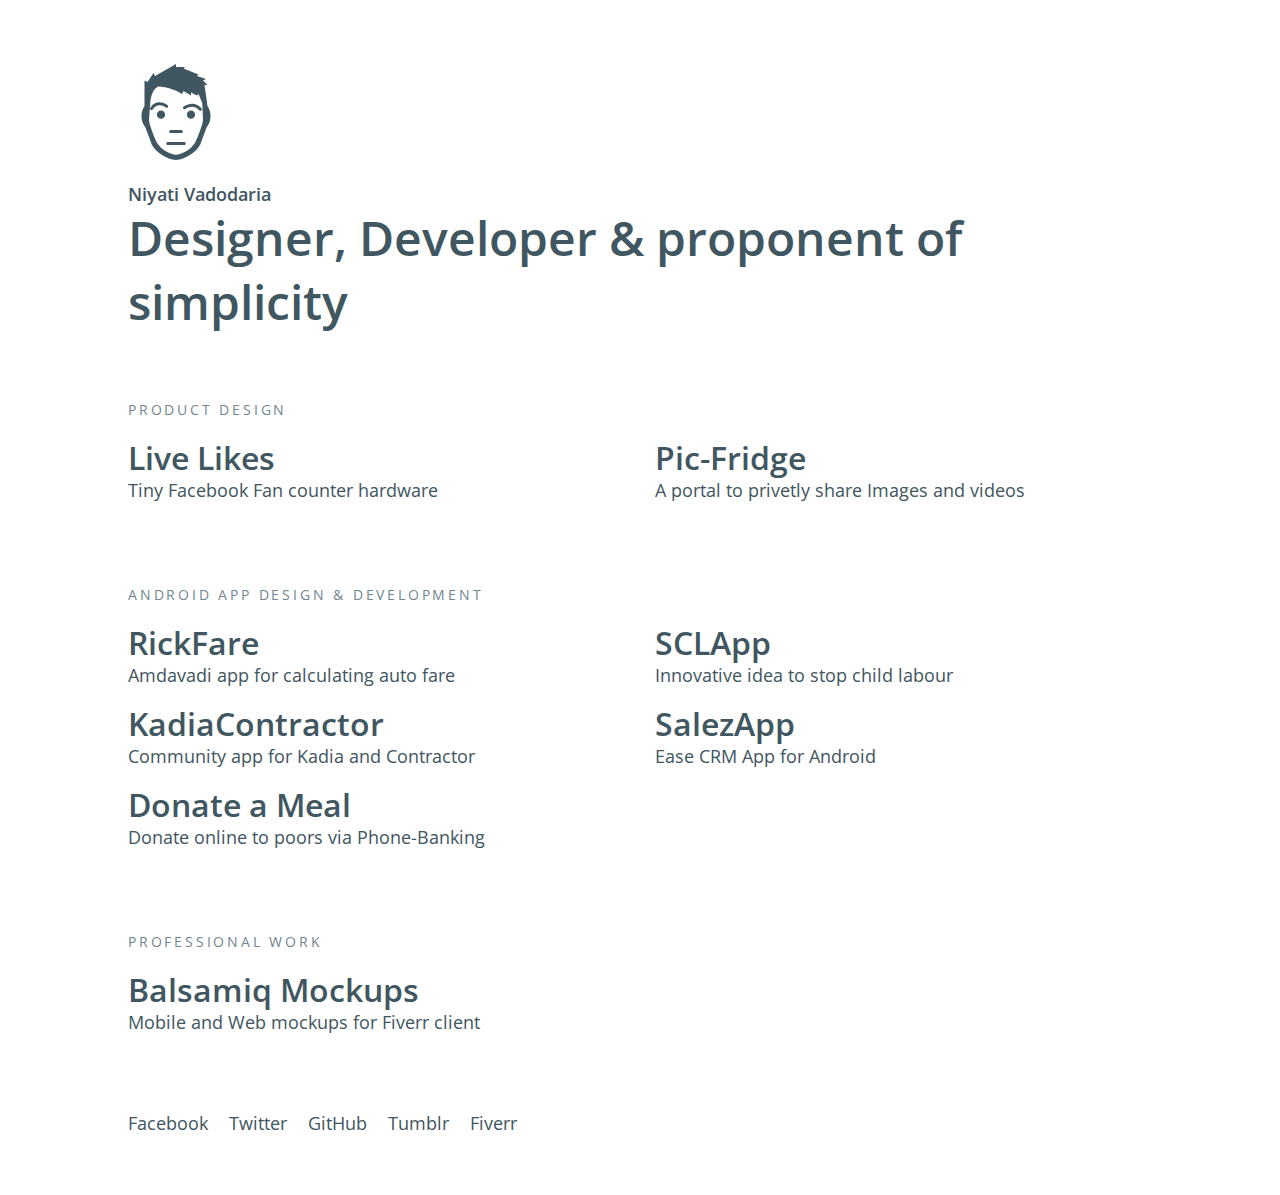
<file: index.html>
<!doctype html> 
<html lang="en"> 
<head>

	<meta charset="utf-8">
  <meta name='fileice-verification' content='613bb5e7989f5f12ac7b9c57374e88a9' />
  <title>Niyati Vadodaria</title>
	<meta name="author" content="Niyati Vadodaria">	
	<meta name="description" content="Designer & proponent of simplicity – emphasizing future-friendly thinking, heuristics, qualitative & quantitative research, and designing from the gut.">
  <meta name="viewport" content="width=device-width, initial-scale=1">
  <link rel="icon" href="/favicon.png">
  <link href="http://fonts.googleapis.com/css?family=Open+Sans:400,600" rel="stylesheet">
  <style> body,button,input,select,textarea,pre{margin:0}h1,h2,h3,h4,h5,h6,p,dl,ol,ul{margin-top:0;margin-bottom:0}button,input,select,textarea{font-family:inherit;font-size:100%}article,aside,details,figcaption,figure,footer,header,main,nav,section,summary{display:block}body{font-family:'Open Sans', sans-serif;line-height:1.5rem;font-weight:400}h1,h2,h3,h4,h5,h6,strong,.bold{font-weight:600}h1,.h1,.f1{font-size:2.25rem;line-height:3rem}h2,.h2,.f2{font-size:1.5rem;line-height:2rem}h3,.h3,.f3{font-size:1.25rem;line-height:1.5rem}p,.p,.f4,h4,h5,h6,dl,ol,ul{font-size:1.125rem;line-height:1.5rem}small,.small,.f5{font-size:.875rem;line-height:1.5rem}@media screen and (min-width: 48em){.h1{font-size:3rem;line-height:4rem}.h2{font-size:2rem;line-height:2.5rem}.h3{font-size:1.5rem;line-height:2rem}.small{font-size:1rem}}.regular{font-weight:normal}.italic{font-style:italic}.caps{text-transform:uppercase;letter-spacing:.2em}.center{text-align:center}.right-align{text-align:right}.measure{max-width:48rem}.measure-narrow{max-width:32rem}.measure-wide{max-width:60rem}.leading-1{line-height:1.5rem}.leading-2{line-height:2rem}.leading-3{line-height:3rem}.leading-4{line-height:4rem}.m0{margin:0}.mb0{margin-bottom:0}.m1{margin:1rem}.mt1{margin-top:1rem}.mr1{margin-right:1rem}.mb1{margin-bottom:1rem}.ml1{margin-left:1rem}.m2{margin:2rem}.mt2{margin-top:2rem}.mr2{margin-right:2rem}.mb2{margin-bottom:2rem}.ml2{margin-left:2rem}.m3{margin:3rem}.mt3{margin-top:3rem}.mr3{margin-right:3rem}.mb3{margin-bottom:3rem}.ml3{margin-left:3rem}.m4{margin:4rem}.mt4{margin-top:4rem}.mr4{margin-right:4rem}.mb4{margin-bottom:4rem}.ml4{margin-left:4rem}.wrap{margin-right:auto;margin-left:auto}.m-responsive{margin:2rem}.mt-responsive{margin-top:2rem}.mr-responsive{margin-right:2rem}.mb-responsive{margin-bottom:2rem}.ml-responsive{margin-left:2rem}@media screen and (min-width: 48em) and (max-width: 64em){.m-responsive{margin:3rem}.mt-responsive{margin-top:3rem}.mr-responsive{margin-right:3rem}.mb-responsive{margin-bottom:3rem}.ml-responsive{margin-left:3rem}}@media screen and (min-width: 64em){.m-responsive{margin:4rem}.mt-responsive{margin-top:4rem}.mr-responsive{margin-right:4rem}.mb-responsive{margin-bottom:4rem}.ml-responsive{margin-left:4rem}}.p1{padding:1rem}.px1{padding-right:1rem;padding-left:1rem}.py1{padding-top:1rem;padding-bottom:1rem}.p2{padding:2rem}.px2{padding-right:2rem;padding-left:2rem}.py2{padding-top:2rem;padding-bottom:2rem}.p3{padding:3rem}.px3{padding-right:3rem;padding-left:3rem}.py3{padding-top:3rem;padding-bottom:3rem}.p4{padding:4rem}.px4{padding-right:4rem;padding-left:4rem}.py4{padding-top:4rem;padding-bottom:4rem}.p-responsive{padding:1.5rem}.px-responsive{padding-right:1.5rem;padding-left:1.5rem}.py-responsive{padding-top:1.5rem;padding-bottom:1.5rem}@media screen and (min-width: 48em) and (max-width: 64em){.p-responsive{padding:3rem}.px-responsive{padding-right:3rem;padding-left:3rem}.py-responsive{padding-top:3rem;padding-bottom:3rem}}@media screen and (min-width: 64em){.p-responsive{padding:4rem}.px-responsive{padding-right:4rem;padding-left:4rem}.py-responsive{padding-top:4rem;padding-bottom:4rem}}.inline{display:inline}.block{display:block}.inline-block{display:inline-block}.oh{overflow:hidden}.left{float:left}.right{float:right}.clearfix:before,.clearfix:after{content:" ";display:table}.clearfix:after{clear:both}.fit{max-width:100%}.full-width{width:100%}.half-width{width:50%}.mobile-show{display:none}@media screen and (max-width: 48em){.mobile-show,.mobile-block{display:block}.mobile-block{width:100%}.mobile-hide{display:none}.mobile-center{text-align:center}}.container{max-width:64rem;margin-right:auto;margin-left:auto}@media screen and (min-width: 40em){.grid,.mobile-grid{float:left;margin-left:3%}.grid:first-child,.mobile-grid:first-child{margin-left:0}.grid-1,.mobile-grid-1{width:5.58333%}.grid-2,.mobile-grid-2{width:14.16667%}.grid-3,.mobile-grid-3{width:22.75%}.grid-4,.mobile-grid-4{width:31.33333%}.grid-5,.mobile-grid-5{width:39.91667%}.grid-6,.mobile-grid-6{width:48.5%}.grid-7,.mobile-grid-7{width:57.08333%}.grid-8,.mobile-grid-8{width:65.66667%}.grid-9,.mobile-grid-9{width:74.25%}.grid-10,.mobile-grid-10{width:82.83333%}.grid-11,.mobile-grid-11{width:91.41667%}}.button{font-family:inherit;font-weight:bold;text-decoration:none;cursor:pointer;border:none;-webkit-appearance:none;appearance:none;white-space:nowrap;display:inline-block;line-height:2rem;height:auto;min-height:2rem;padding:.5rem 1rem}.button-big{padding:1rem 1.5rem}.button-small{padding:0 1rem}.list{padding-left:2rem}.list-simple{list-style:none;padding-left:0}.list-inline{list-style:none;padding-left:0}.list-inline li{display:inline;white-space:nowrap}.white{color:#fff}.blue{color:#0096cc}.light-gray{color:#eee}.mid-gray{color:#708690}.dark-gray{color:#405660}.red{color:#f52}.green{color:#0f6}.orange{color:#fc2}.bg-white{background-color:#fff}.bg-blue{background-color:#0096cc}.bg-light-gray{background-color:#eee}.bg-mid-gray{background-color:#708690}.bg-dark-gray{background-color:#405660}.bg-red{background-color:#f52}.bg-green{background-color:#0f6}.bg-orange{background-color:#fc2}body{color:#405660;background-color:#fff}a{color:#0096cc;text-decoration:none}a:hover{color:#007199}.button{border-radius:.25rem;transition-duration:.2s;transition-timing-function:ease;transition-property:box-shadow , background-color}.button:focus{outline:none;box-shadow:0 0 0 2px #fff,0 0 1px 4px rgba(0,150,204,0.5)}.button-blue{color:#fff;background-color:#0096cc}.button-blue:hover{color:#fff;background-color:#004b66}.button-gray{color:#fff;background-color:#708690}.button-gray:hover{color:#fff;background-color:#435157}.form-light .input,.form-light .textarea,.form-light .select{transition:box-shadow .2s ease;border-color:#708690}.form-light .input:focus,.form-light .textarea:focus,.form-light .select:focus{outline:none;border-color:#0096cc;box-shadow:0 0 0.125rem rgba(0,150,204,0.5)}.form-light .radio input,.form-light .checkbox input{transition:box-shadow .2s ease}.form-light .radio input:focus,.form-light .checkbox input:focus{outline:none;box-shadow:0 0 0 2px #fff,0 0 1px 4px rgba(0,150,204,0.5)}.form-light .radio input{border-radius:50%}.border{border-style:solid;border-width:1px}.border-top{border-top-style:solid;border-top-width:1px}.border-light-gray{border-color:#eee}.rounded{border-radius:.25rem}.transition-all{transition:all .2s ease} </style>
  <script>

  (function(i,s,o,g,r,a,m){i['GoogleAnalyticsObject']=r;i[r]=i[r]||function(){
  (i[r].q=i[r].q||[]).push(arguments)},i[r].l=1*new Date();a=s.createElement(o),
  m=s.getElementsByTagName(o)[0];a.async=1;a.src=g;m.parentNode.insertBefore(a,m)
  })(window,document,'script','//www.google-analytics.com/analytics.js','ga');

  ga('create', 'UA-60209759-1', 'auto');
  ga('send', 'pageview');
</script>
</head>
<body class="py2">

  <header class="p2 container">
    <svg xmlns="http://www.w3.org/2000/svg" viewBox="0 0 128 128" width="96" height="96" class="mb1" fill="#405660">
      <path d=" M64 0 L64 4 L76 4 L74 6 L94 14 L92 16 L104 20 L100 22 L106 28 L102 28 L106 56 Q110 62 110 70 T105 84 L96 108 C92 116 76 128 64 128 C52 128 36 116 32 108 L23 84 Q18 78 18 70 T22 56 L22 22 L26 24 L34 12 L36 16z M72 40 Q56 30 40 30 Q32 34 30 48 L30 48 L28 74 C28 81 37 102 38 104 C46 118 62 121 64 121 C66 121 82 118 90 104 C91 102 100 81 100 74 L99 52 L94 40 L92 42 L84 38 L84 42 L74 36 M44 62 A5.5 5.5 0 0 0 44 73 A5.5 5.5 0 0 0 44 62 M84 62 A5.5 5.5 0 0 0 84 73 A5.5 5.5 0 0 0 84 62 M57 88 H71 A2 2 0 0 1 71 92 H57 A2 2 0 0 1 57 88 M53 104 H75 A2 2 0 0 1 75 108 H53 A2 2 0 0 1 53 104 M33.3 60.4 C34.6 57.8 37 55.9 39.7 55.2 C43 54.4 46.8 55.3 50.4 58 C51.3 58.6 52.5 58.4 53.2 57.5 C53.8 56.6 53.6 55.4 52.7 54.7 C46.8 50.5 41.8 50.5 38.7 51.3 C34.8 52.3 31.5 54.9 29.7 58.6 C29.2 59.6 29.6 60.8 30.6 61.3 C30.9 61.4 31.2 61.5 31.5 61.5 C32.2 61.5 32.9 61.1 33.3 60.4 z M97.7 61.9 C98.5 61.2  98.6  59.9  97.9  59.1 C94.3 55  90.1  52.9  85.4  53 C82 53  78.3  54.2  74.3  56.6 C73.3 57.2  73  58.4  73.6  59.3 C74.2 60.3  75.4  60.6  76.3  60 C79.7 58  82.7  57  85.5  57 C89 57  92.1  58.5  95  61.7 C95.4 62.2  95.9  62.4  96.5  62.4 C96.8 62.4 97.3 62.2 97.7 61.9 z "/>
    </svg>
    <h1 class="p">Niyati Vadodaria</h1>
   <h1 class="h1 bold ">Designer, Developer & proponent of simplicity</h1>
  </header>

  <main class="container px2 oh">


<section id="design-list" class="py2">
      <h1 class="f5 caps regular mb1 mid-gray">Product Design</h1>
      <div class="clearfix">
        <div class="grid grid-6">
          <a href="livelikes.html" class="block mb1 dark-gray">
            <span class="h2 bold block">Live Likes</span>
            <span class="p">Tiny Facebook Fan counter hardware</span>
          </a>
        </div>
        <div class="grid grid-6">
          <a href="picfridge.html" class="block mb1 dark-gray">
            <span class="h2 bold block">Pic-Fridge</span>
            <span class="p">A portal to privetly share Images and videos</span>
          </a>
        </div>
        <!-- <div class="grid grid-6">
          <a href="futuretap.html" class="block mb1 dark-gray">
          <span class="h2 bold block">Future Tap</span>
            <span class="p">Self cleanable Tab to reduce water wastage</span>
            
          </a>
        </div> -->
      </div>
      <!-- <div class="clearfix">
        <div class="grid grid-6">
          <a href="frogmagic.html" class="block mb1 dark-gray">
            <span class="h2 bold block">FrogMagic</span>
            <span class="p">Magician Frog that gives truly social help</span>
          </a>
        </div>
        <div class="grid grid-6">
          <a href="futuretap.html" class="block mb1 dark-gray">
          <span class="h2 bold block">Future Tap</span>
            <span class="p">Self cleanable Tab to reduce water wastage</span>
            
          </a>
        </div> 
      </div> -->
    </section>
    


    


    
    <section id="projects" class="py2">
      <h1 class="f5 caps regular mb1 mid-gray">Android App Design & Development</h1>
      <div class="clearfix">
        <div class="grid grid-6">
         <a href="rickfare.html" class="block mb1 dark-gray">
            <span class="h2 bold block">RickFare</span>
            <span class="p">Amdavadi app for calculating auto fare</span>
          </a>

        </div>
        <div class="grid grid-6">
          <a href="sclapp.html" class="block mb1 dark-gray">
            <span class="h2 bold block">SCLApp</span>
            <span class="p">Innovative idea to stop child labour</span>
          </a>

        </div>
      </div>
      <div class="clearfix">
        <div class="grid grid-6">
          <a href="kadiacontractor.html" class="block mb1 dark-gray">
            <span class="h2 bold block">KadiaContractor</span>
            <span class="p">Community app for Kadia and Contractor</span>
            </a>
        </div>
        <div class="grid grid-6">
            <a href="salezapp.html" class="block mb1 dark-gray">
            <span class="h2 bold block">SalezApp</span>
            <span class="p">Ease CRM App for Android</span>
          </a>

        </div>
      </div>


      <div class="clearfix">
        <div class="grid grid-6">
          <a href="donateameal.html" class="block mb1 dark-gray">
            <span class="h2 bold block">Donate a Meal</span>
            <span class="p">Donate online to poors via Phone-Banking</span>
            </a>
        </div>        
      </div>
  </section>

  <section id="design-list" class="py2">
      <h1 class="f5 caps regular mb1 mid-gray">Professional Work</h1>
      <div class="clearfix">
      <div class="grid grid-6">
          <a href="balsamiqmockups.html" class="block mb1 dark-gray">
            <span class="h2 bold block">Balsamiq Mockups</span>
            <span class="p">Mobile and Web mockups for Fiverr client</span>
          </a>
        </div>
        <!-- <div class="grid grid-6">
          <a href="picfridge.html" class="block mb1 dark-gray">
            <span class="h2 bold block">Pic-Fridge</span>
            <span class="p">A portal to privetly share Images and videos</span>
          </a>
        </div> -->
      </div> 
    </section>
    
  </main>

  <footer id="links" class="container px2 py1">
    <div class="f4 leading-3">
      <a class="mr1 mobile-block dark-gray" href="http://facebook.com/niyativadodaria">Facebook</a>
      <a class="mr1 mobile-block dark-gray" href="http://twitter.com/niyativadodaria">Twitter</a>
      <a class="mr1 mobile-block dark-gray" href="http://niyativadodaria.github.io">GitHub</a>
      <a class="mr1 mobile-block dark-gray" href="http://niyativadodaria.tumblr.com">Tumblr</a>    
      <a class="mr1 mobile-block dark-gray" href="http://fiverr.com/users/niyati911/">Fiverr</a>                
    </div>        
  </footer>

</body>
</html>
</file>
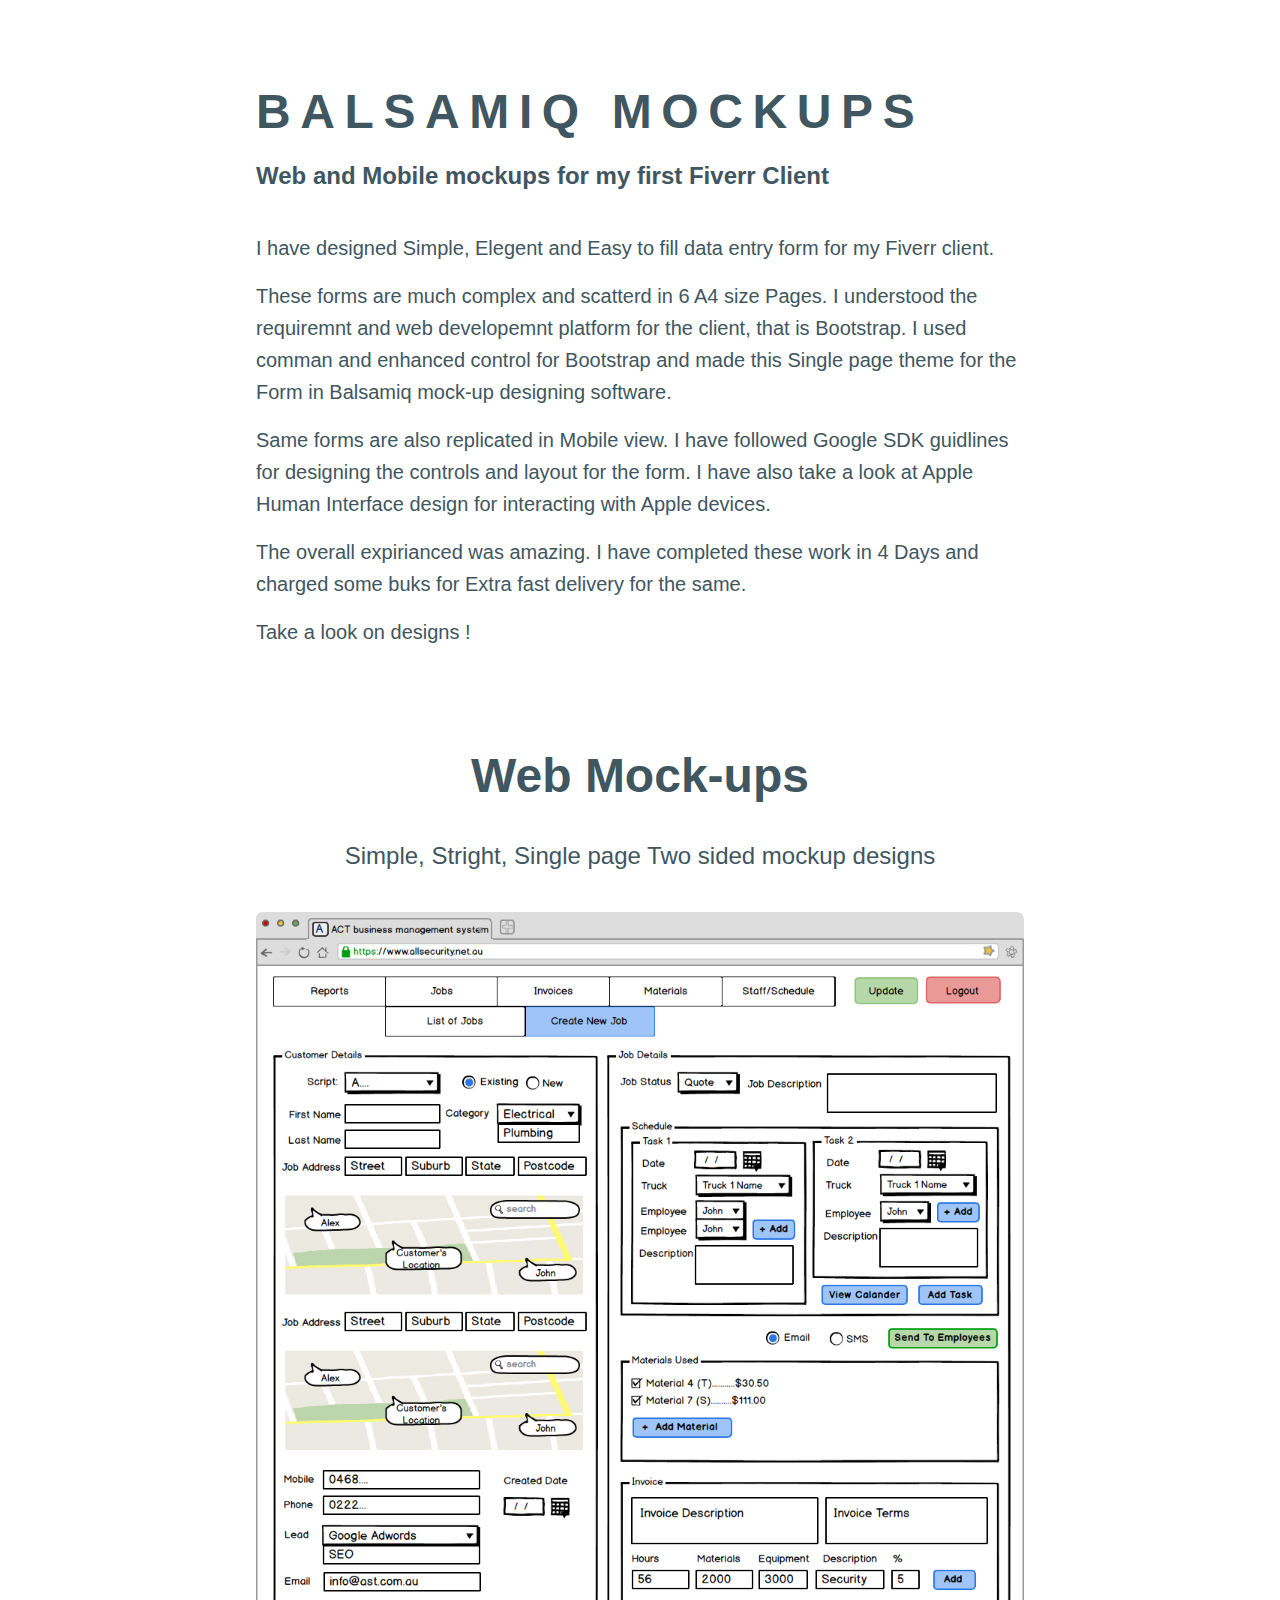
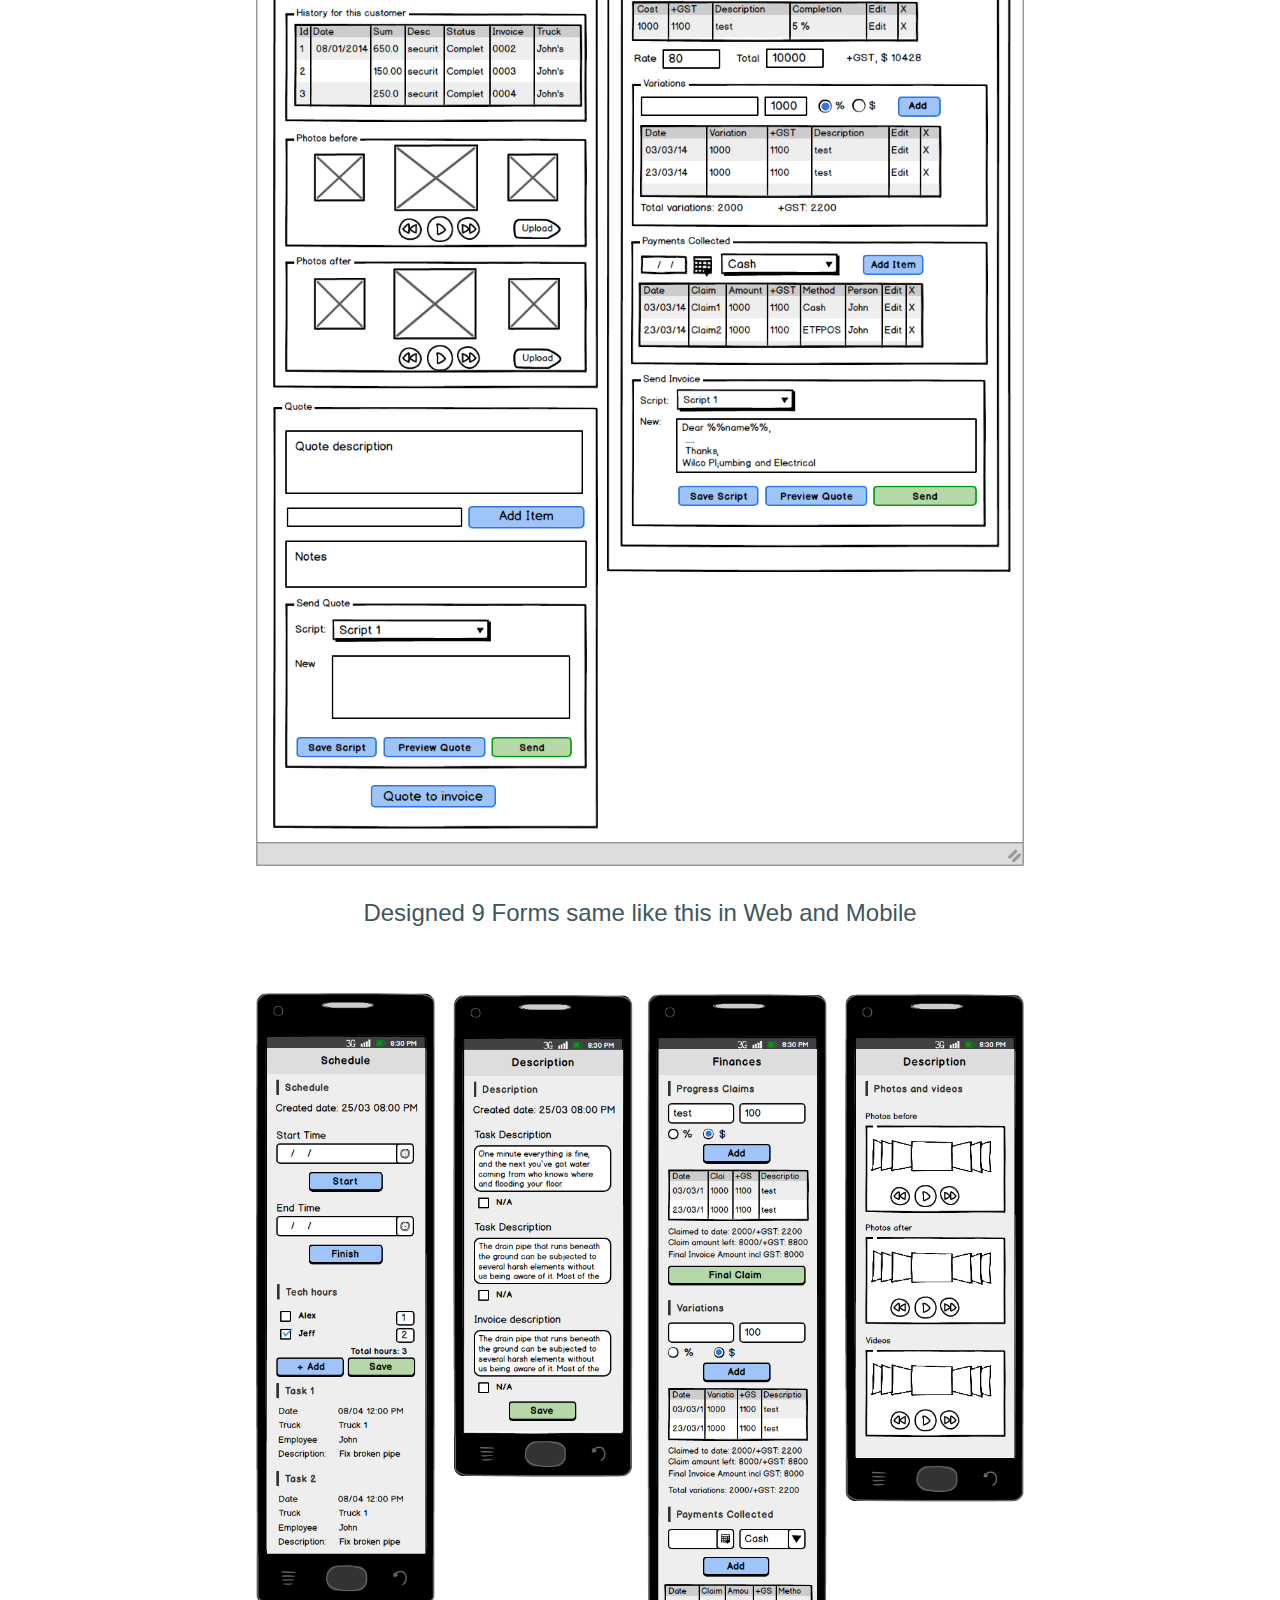
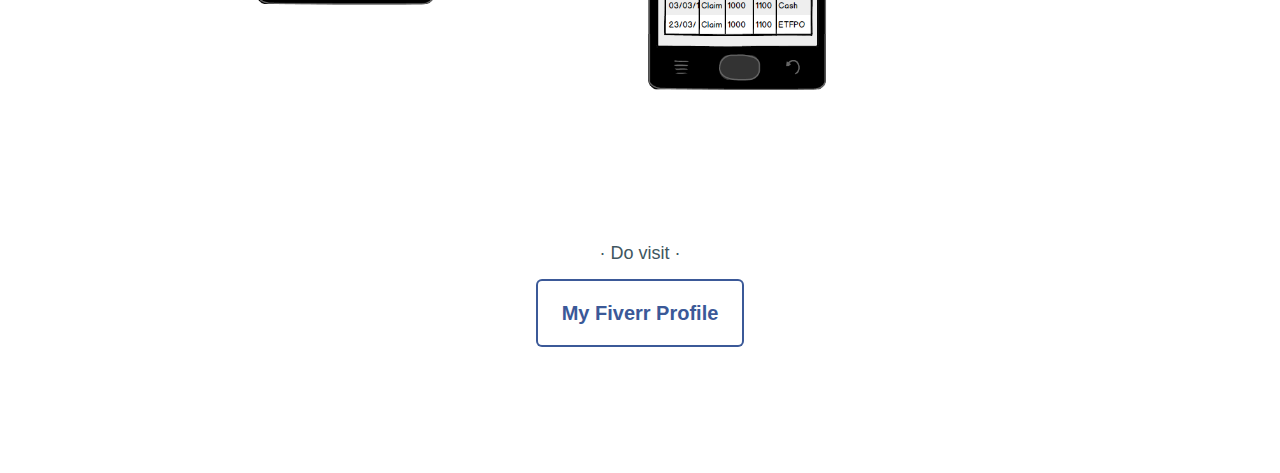
<file: balsamiqmockups.html>
<!doctype html> 
<html lang="en"> 
<head>
  <meta charset="utf-8">
  <title>Balsamiq Mockups</title>
  <meta name="author" content="Niyati Vadodaria">
  <meta name="description" content="Happy Everyday with us">
  <meta name="viewport" content="width=device-width, initial-scale=1">
  <!-- <link rel="stylesheet" href="rickfarestyles.css" /> -->
  <link rel="stylesheet" href="style3.css" />
</head>
<body class="dark-gray bg-white">
  
  <section id="responsive-type" class="measure wrap py-responsive">

  <div class="table mb1">
        
      </div>
      <div class="dark-gray">
       
        <h2 class="h2 caps bold ">Balsamiq Mockups</h2>
        <h3 class="h3">Web and Mobile mockups for my first Fiverr Client</h3>
        <br/>
        <p class="p">I have designed Simple, Elegent and Easy to fill data entry form for my Fiverr client.</p>

        <p class="p">These forms are much complex and scatterd in 6 A4 size Pages. I understood the requiremnt and web developemnt platform for the client, that is Bootstrap. I used comman and enhanced control for Bootstrap and made this Single page theme for the Form in Balsamiq mock-up designing software.</p>
        
        <p class="p">Same forms are also replicated in Mobile view. I have followed Google SDK guidlines for designing the controls and layout for the form. I have also take a look at Apple Human Interface design for interacting with Apple devices.</p>
        <p class="p">The overall expirianced was amazing. I have completed these work in 4 Days and charged some buks for Extra fast delivery for the same.
        </p>

        <p class="p">Take a look on designs !</p>
        
      </div>
    </section>

    <section id="grid" class="center container py1">
    <h1 class="h2 mb2">Web Mock-ups</h1>
    <!-- <p class="leading-2 h3 col-8 col-pre-2 mb5">Front Side</p> -->
    <p class="leading-2 h3 col-8 col-pre-2 mb5">Simple, Stright, Single page Two sided mockup designs</p>
    </br>
    <img class="leading-2 h2 mb0" src="mockup_4.png" alt="No Image found" width="60%" height="60%">
    </br> 
    </br>
    <p class="leading-2 h3 col-8 col-pre-2 mb5">Designed 9 Forms same like this in Web and Mobile</p>
    </br> 
    </br>
    <img class="leading-2 h2 mb0" src="mockup_5.png" alt="No Image found" width="60%" height="60%">
    </section>


</section>
 <div class="table min-h100 center bg-grey">
    <div class="table-cell py4">
   <section id="cta" class="container center py4">
    <p class="big h5 mb6">· Do visit ·</p>    
    <a href="http://fiverr.com/niyati911" class="p button button-big button-box">My Fiverr Profile</a>

  </section>


      
    </div>
  </div>
</body>
</html>
</file>
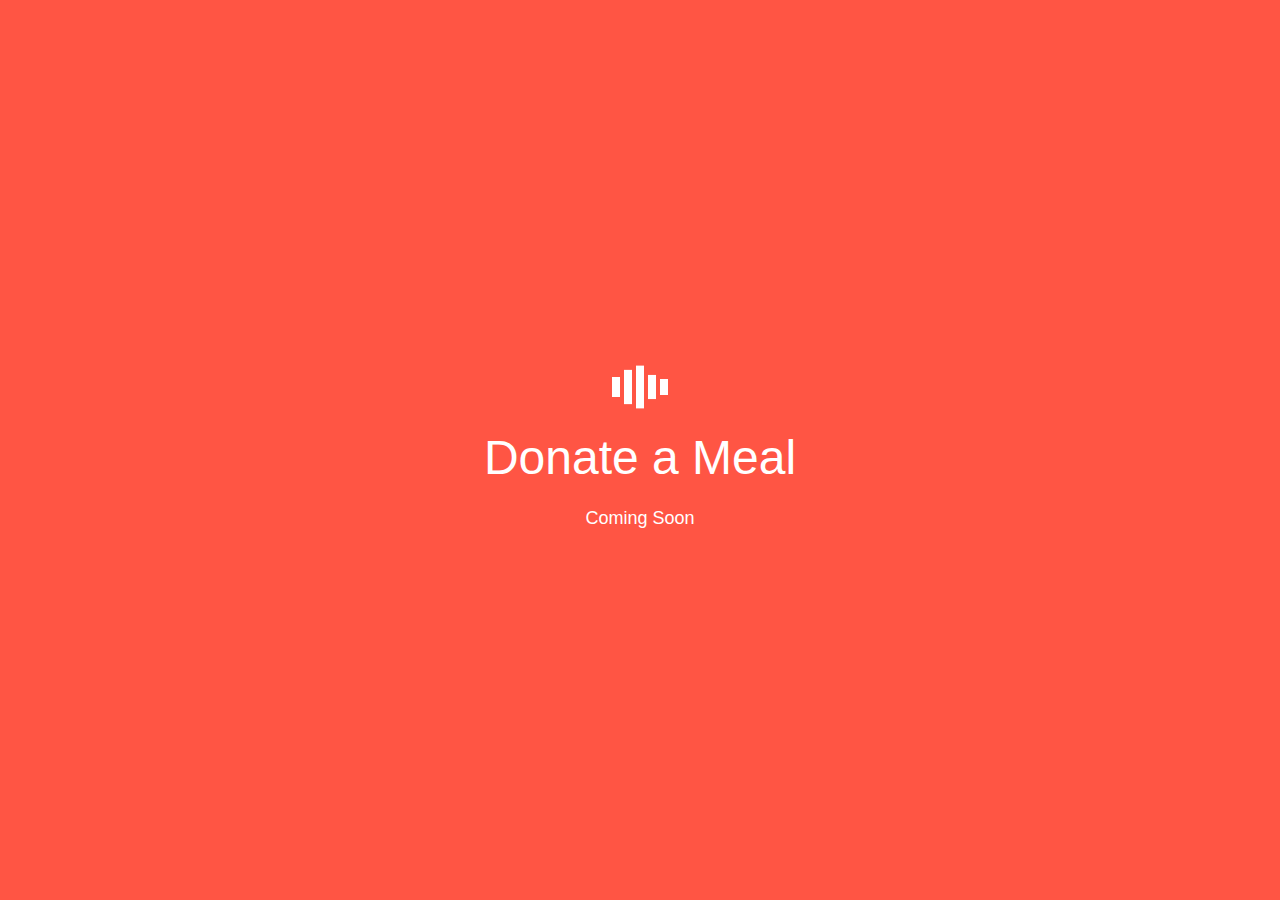
<file: donateameal.html>
<!doctype html> 
<html lang="en"> 
<head>
  <meta charset="utf-8">
  <title>The Two N</title>
  <meta name="author" content="Niyati Vadodaria">
  <meta name="description" content="Happy Everyday with us">
  <meta name="viewport" content="width=device-width, initial-scale=1">
  <link rel="stylesheet" href="style.css" />
</head>
<body class="white bg-red">
  
  <div class="table min-h100 center bg-red">
    <div class="table-cell py4">
      <img src="loading-bars.svg" width="64" height="64" />      
      <p class="big h2 mb25">Donate a Meal</p>
      <p class="big h6 mb6">Coming Soon</p>
      
    </div>
  </div>
</body>
</html>
</file>
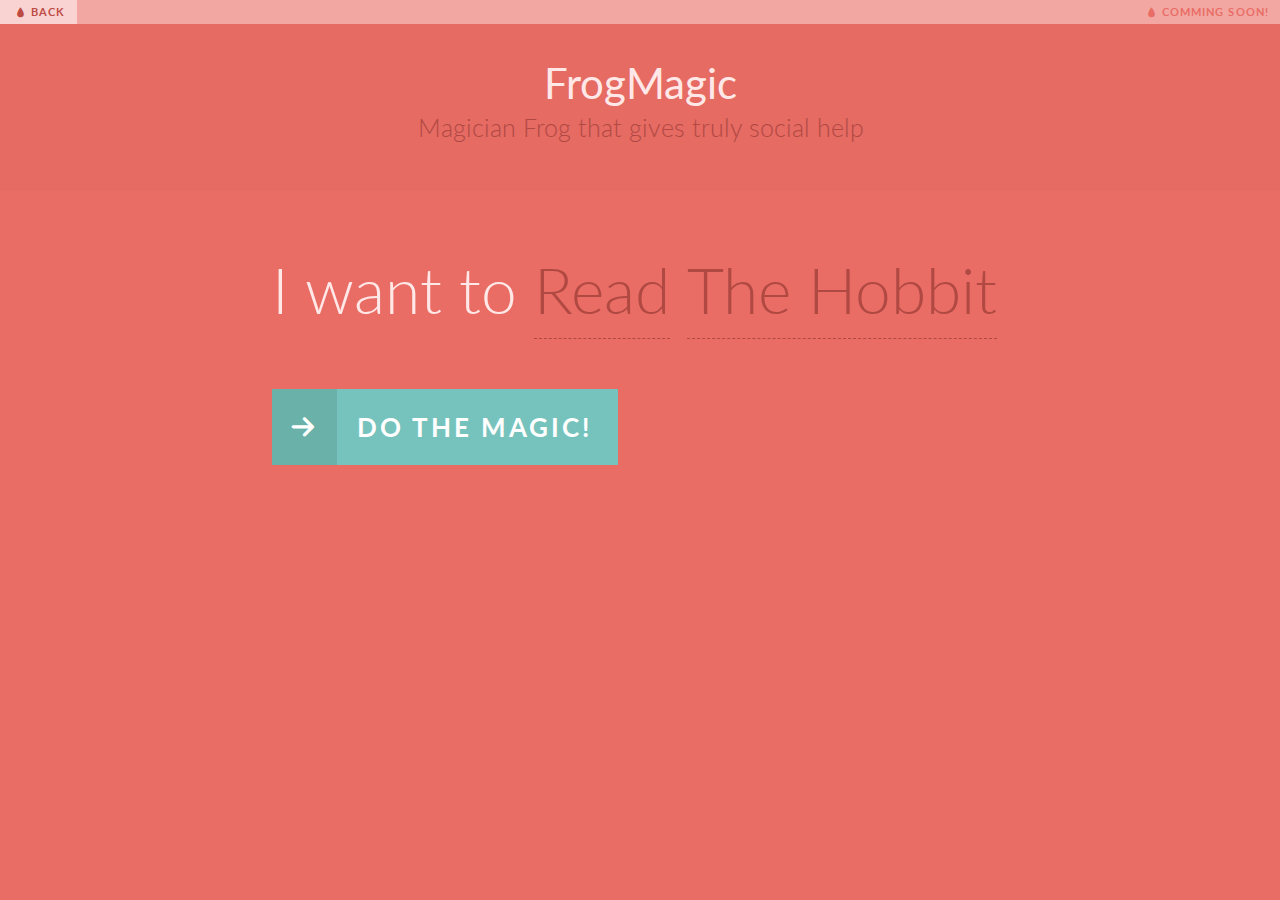
<file: frogmagic.html>
<!DOCTYPE html>
<html lang="en" class="no-js">
	<head>
		<meta charset="UTF-8" />
		<meta http-equiv="X-UA-Compatible" content="IE=edge,chrome=1"> 
		<meta name="viewport" content="width=device-width, initial-scale=1.0"> 
		<title>FrogMagic</title>
		<meta name="description" content="The Two N - FrogMagic" />
		<meta name="keywords" content="TheTwoN" />
		<meta name="author" content="TheTwoN" />
		<link rel="shortcut icon" href="../favicon.ico"> 
		<link rel="stylesheet" type="text/css" href="jantarmantar/css/default.css" />
		<link rel="stylesheet" type="text/css" href="jantarmantar/css/component.css" />
		<script src="jantarmantar/js/modernizr.custom.js"></script>
	</head>
	<body class="nl-blurred">
		<div class="container demo-1">
			<!-- Top Navigation -->			
			<div class="codrops-top clearfix">				
				<span class="left"><a class="codrops-icon codrops-icon-drop" href="index.html"><span>Back</span></a></span>
				<span class="right"><a class="codrops-icon codrops-icon-drop" href="index.html"><span>Comming soon!</span></a></span>
			</div>
			<header>
				<h1><b>FrogMagic</b><span>Magician Frog that gives truly social help</span></h1>	
			</header>
			<div class="main clearfix">
				<form id="nl-form" class="nl-form">
					I want to 
					<select>
						<option value="1" selected>Read</option>
						<option value="2">Cook</option>
						<option value="3">Visit</option>
						<option value="4">Watch</option>
						<option value="5">Buy</option>
						<option value="6">Eat</option>						
					</select>  <input type="text" value="" placeholder="The Hobbit" data-subline="For example: <em>Steav Jobs biography"/>
					<div class="nl-submit-wrap">
						<button class="nl-submit" type="submit">Do the Magic!</button>
					</div>
					<div class="nl-overlay"></div>
				</form>
			</div>
		</div><!-- /container -->
		<script src="jantarmantar/js/nlform.js"></script>
		<script>
			var nlform = new NLForm( document.getElementById( 'nl-form' ) );
		</script>
	</body>
</html>
</file>
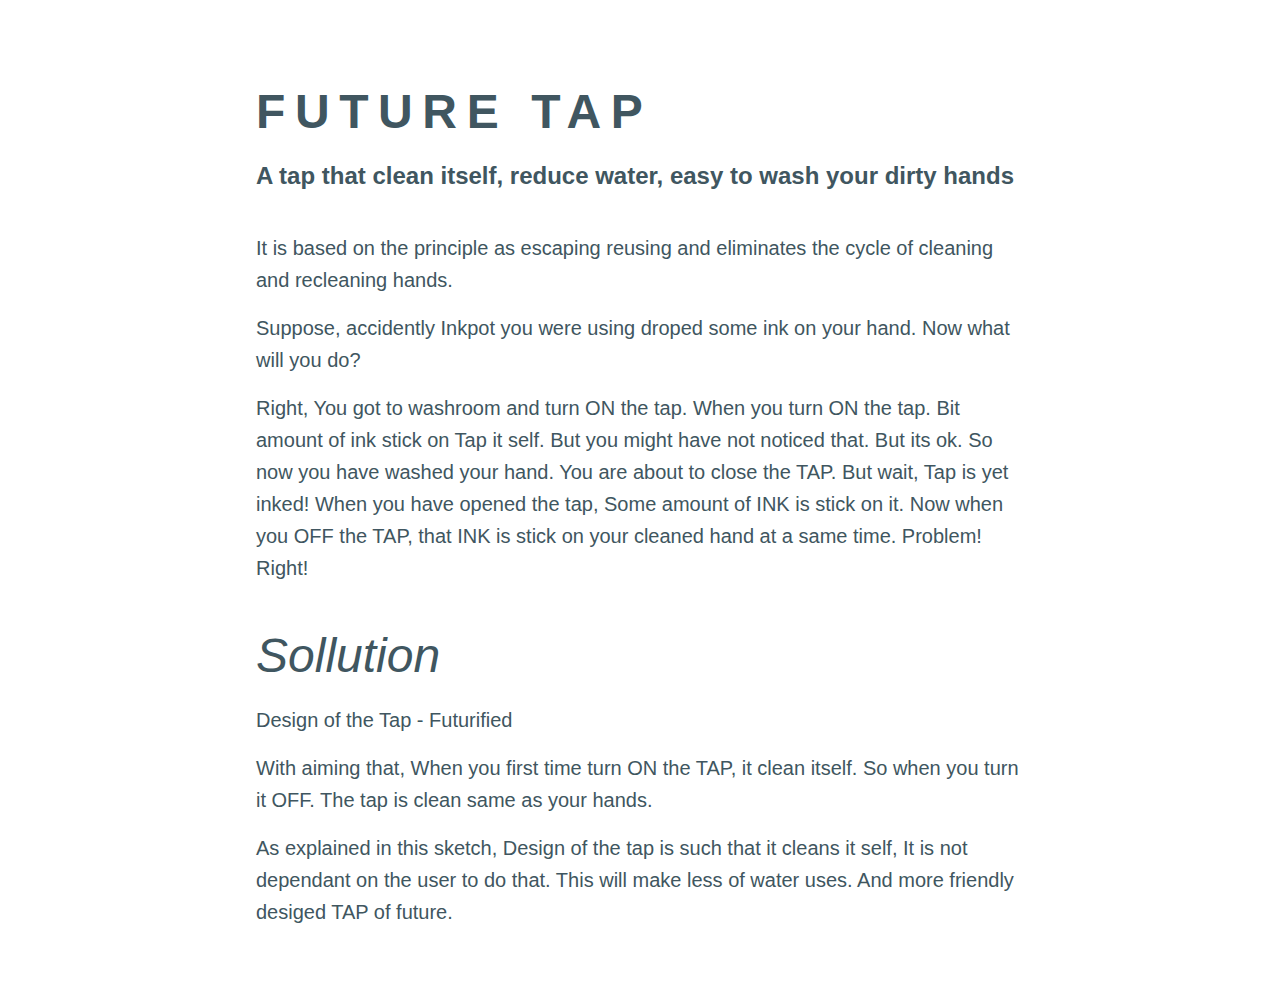
<file: futuretap.html>
<!doctype html> 
<html lang="en"> 
<head>
  <meta charset="utf-8">
  <title>The Two N</title>
  <meta name="author" content="Niyati Vadodaria">
  <meta name="description" content="Happy Everyday with us">
  <meta name="viewport" content="width=device-width, initial-scale=1">
  <!-- <link rel="stylesheet" href="rickfarestyles.css" /> -->
  <link rel="stylesheet" href="style3.css" />
</head>
<body class="dark-gray bg-white">
  
  <section id="responsive-type" class="measure wrap py-responsive">

  <div class="table mb1">
        
      </div>
      <div class="dark-gray">
       
        <h2 class="h2 caps bold ">Future Tap</h2>
        <h3 class="h3">A tap that clean itself, reduce water, easy to wash your dirty hands</h3>
        <br/>
        <p class="p">It is based on the principle as escaping reusing and eliminates the cycle of cleaning and recleaning hands.</p>
        
        <p class="p">Suppose, accidently Inkpot you were using droped some ink on your hand. Now what will you do?
        </p>
        <p class="p">Right, You got to washroom and turn ON the tap. When you turn ON the tap. Bit amount of ink stick on Tap it self. But you might have not noticed that. But its ok. So now you have washed your hand. You are about to close the TAP. But wait, Tap is yet inked! When you have opened the tap, Some amount of INK is stick on it. Now when you OFF the TAP, that INK is stick on your cleaned hand at a same time. Problem! Right!
        </p>

        <br/>

        <p class="h2">          
          <span class="italic">Sollution</span>
          <p class="p">Design of the Tap - Futurified
        </p>
        <p class="p">With aiming that, When you first time turn ON the TAP, it clean itself. So when you turn it OFF. The tap is clean same as your hands.
        </p>
        <p class="p">As explained in this sketch, Design of the tap is such that it cleans it self, It is not dependant on the user to do that. This will make less of water uses. And more friendly desiged TAP of future. 
        </p>

        </p>
      </div>
    </section>

  <!-- <div class="table min-h100 center bg-blue">
    <div class="table-cell py4">
      <img src="loading-bars.svg" width="64" height="64" />      
      <p class="big h2 mb25">Future Tap</p>
      <p class="big h6 mb6">Coming Soon</p>
      
    </div>
  </div> -->
</body>
</html>
</file>
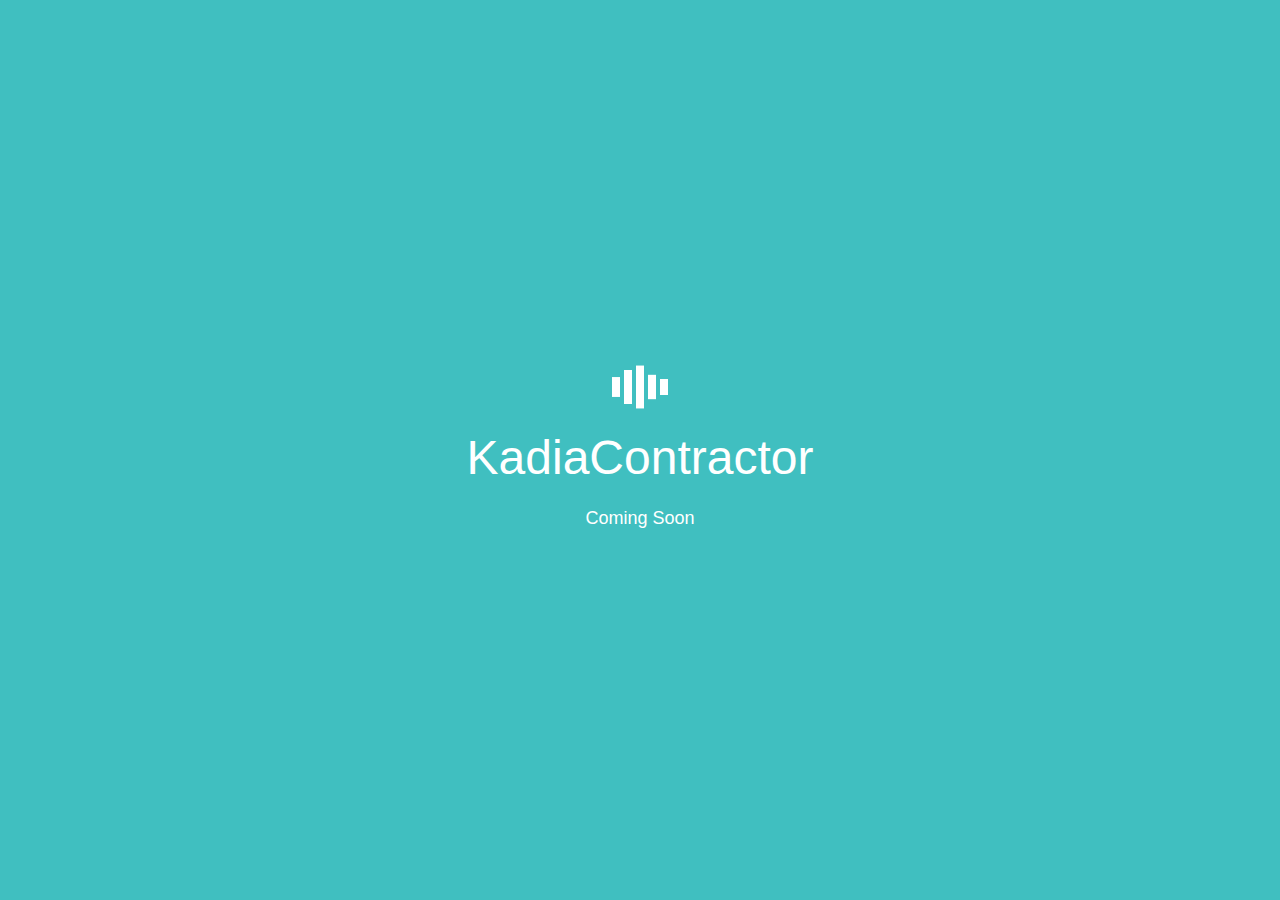
<file: kadiacontractor.html>
<!doctype html> 
<html lang="en"> 
<head>
  <meta charset="utf-8">
  <title>The Two N</title>
  <meta name="author" content="Niyati Vadodaria">
  <meta name="description" content="Happy Everyday with us">
  <meta name="viewport" content="width=device-width, initial-scale=1">
  <link rel="stylesheet" href="style.css" />
</head>
<body class="white bg-blue">
  
  <div class="table min-h100 center bg-blue">
    <div class="table-cell py4">
      <img src="loading-bars.svg" width="64" height="64" />      
      <p class="big h2 mb25">KadiaContractor</p>
      <p class="big h6 mb6">Coming Soon</p>
      
    </div>
  </div>
</body>
</html>
</file>
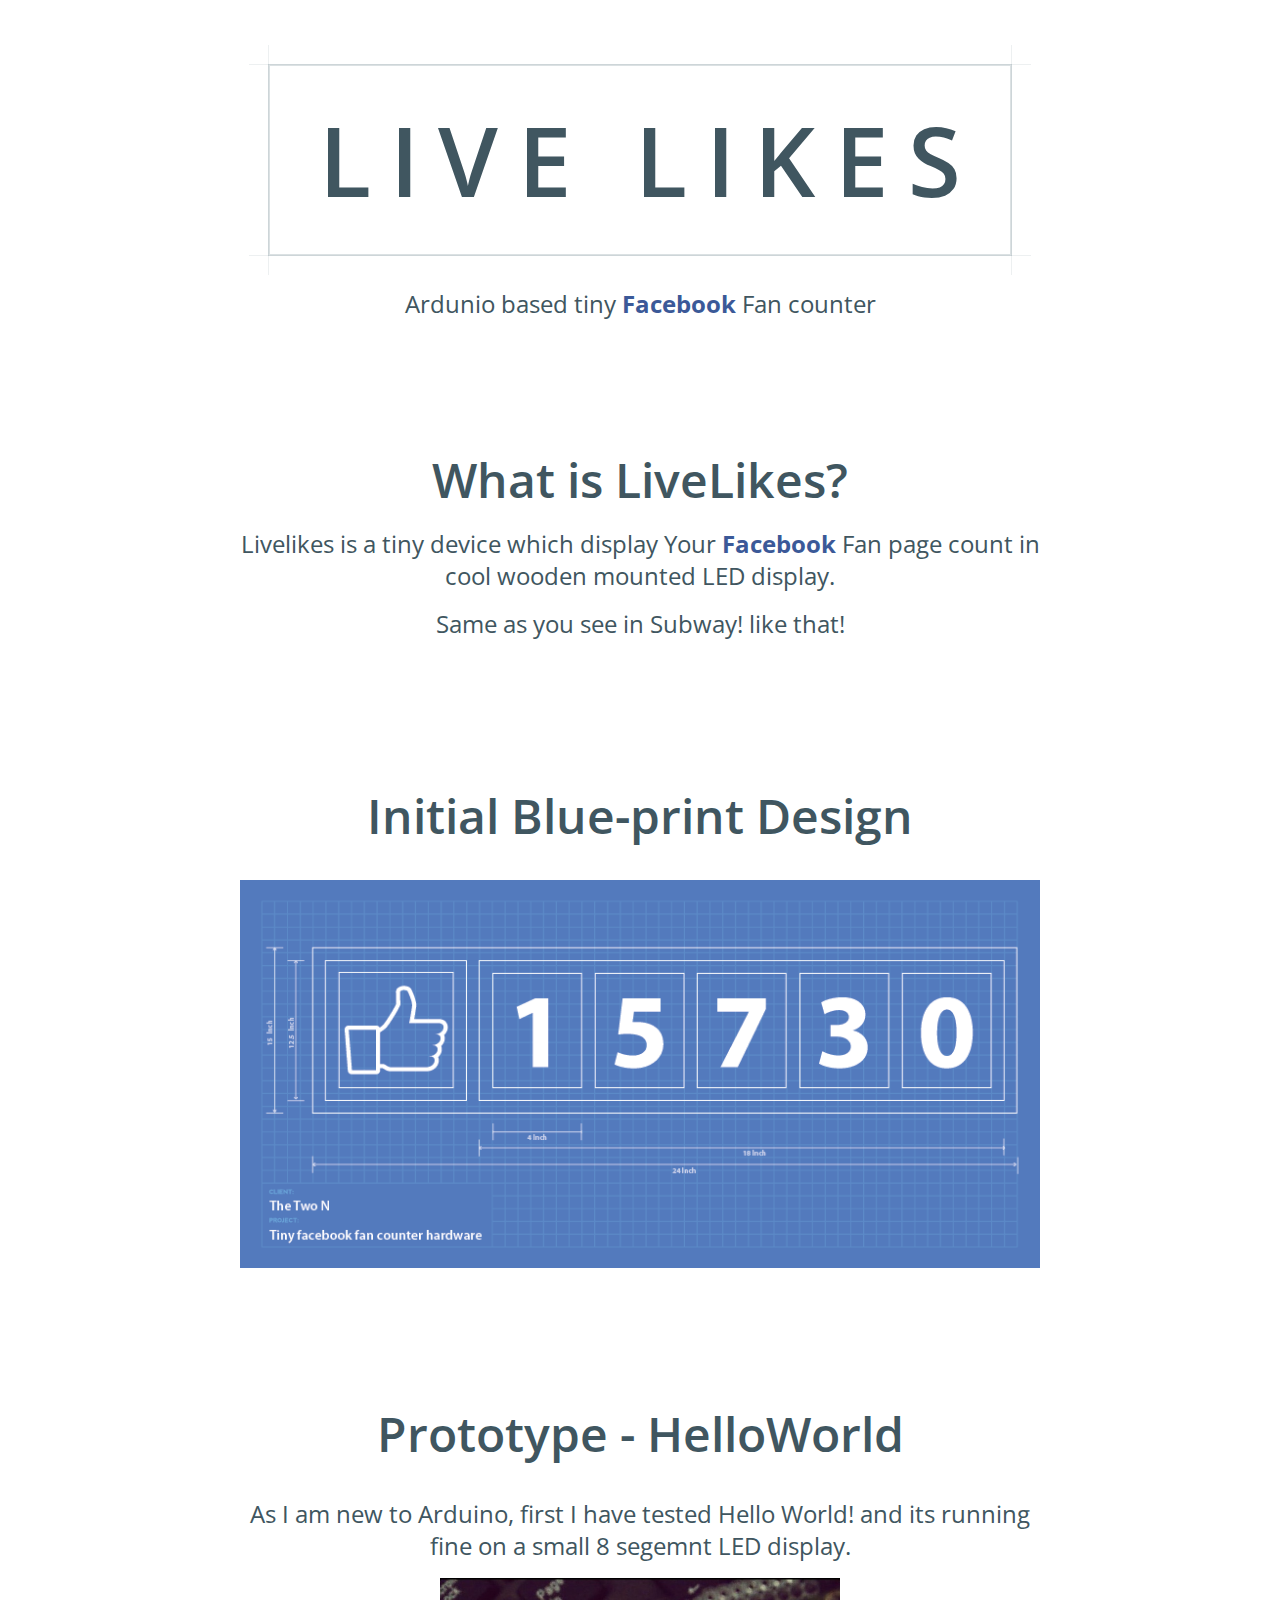
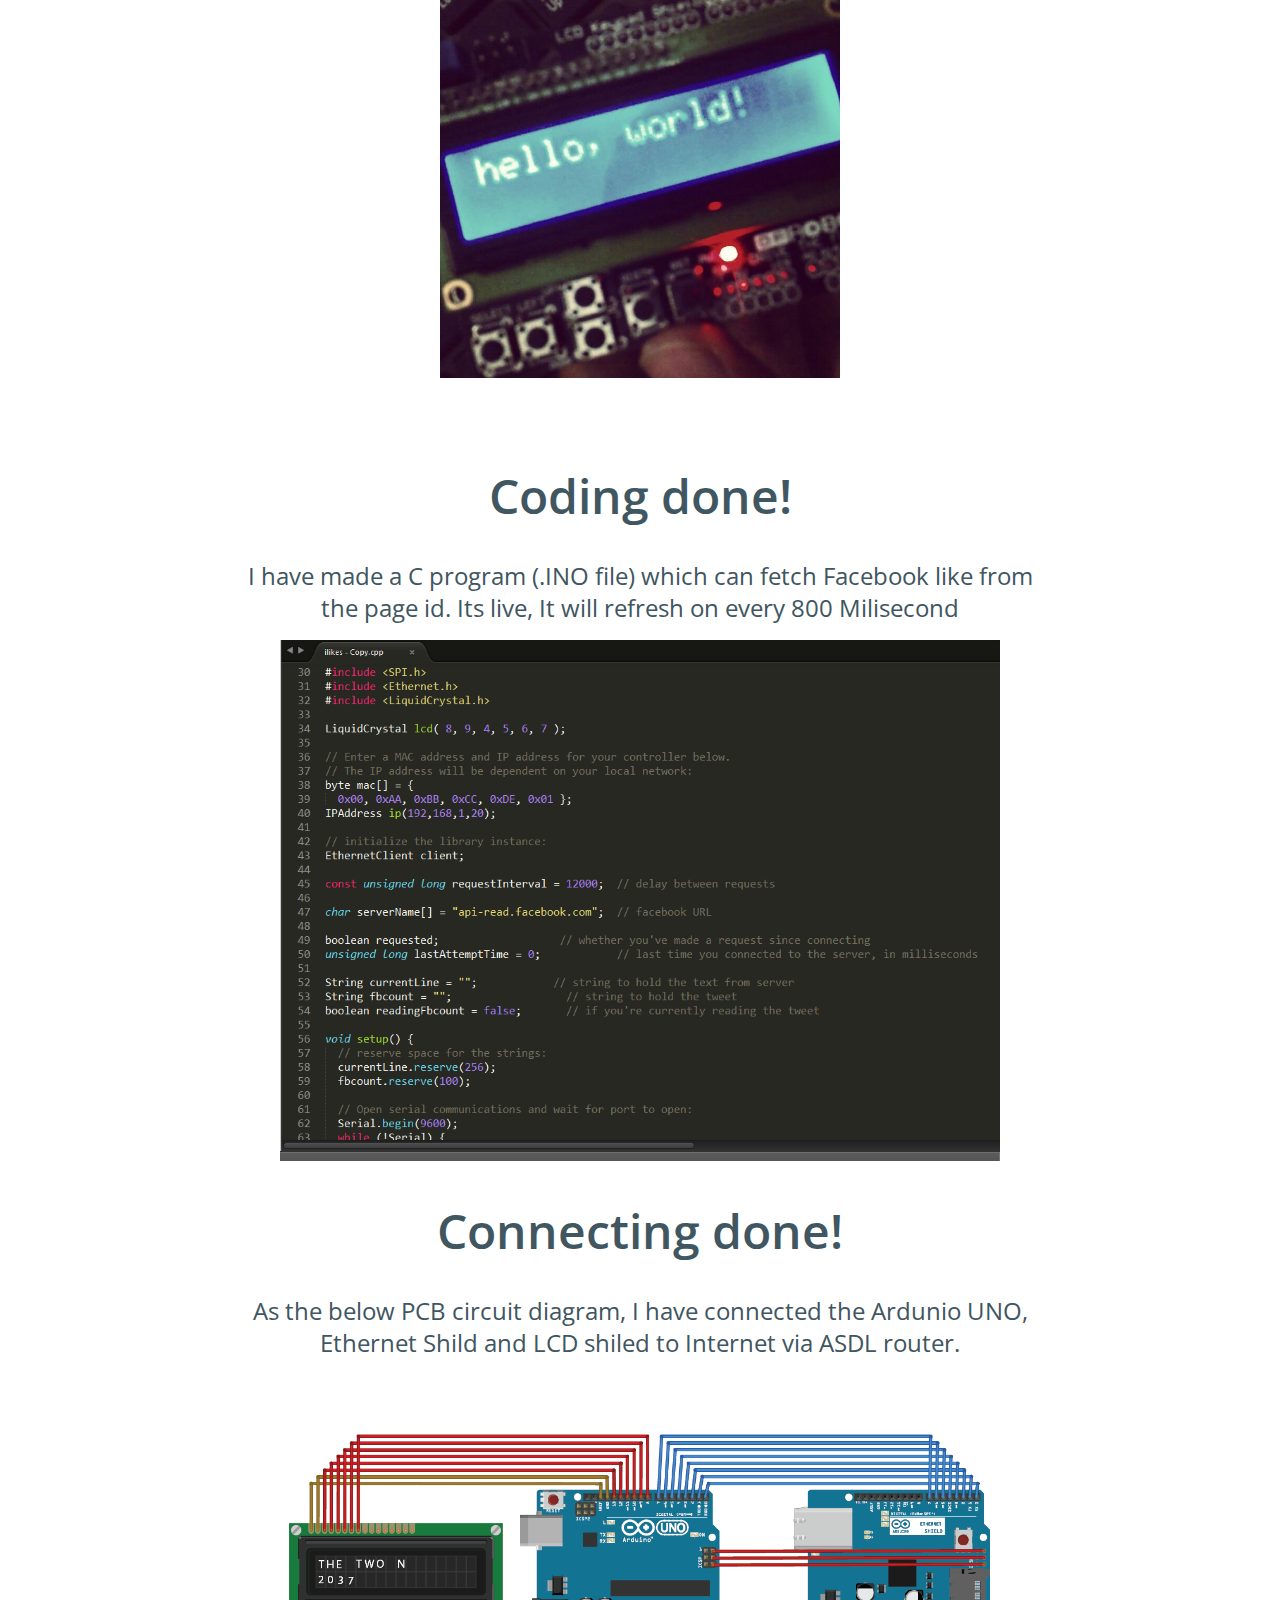
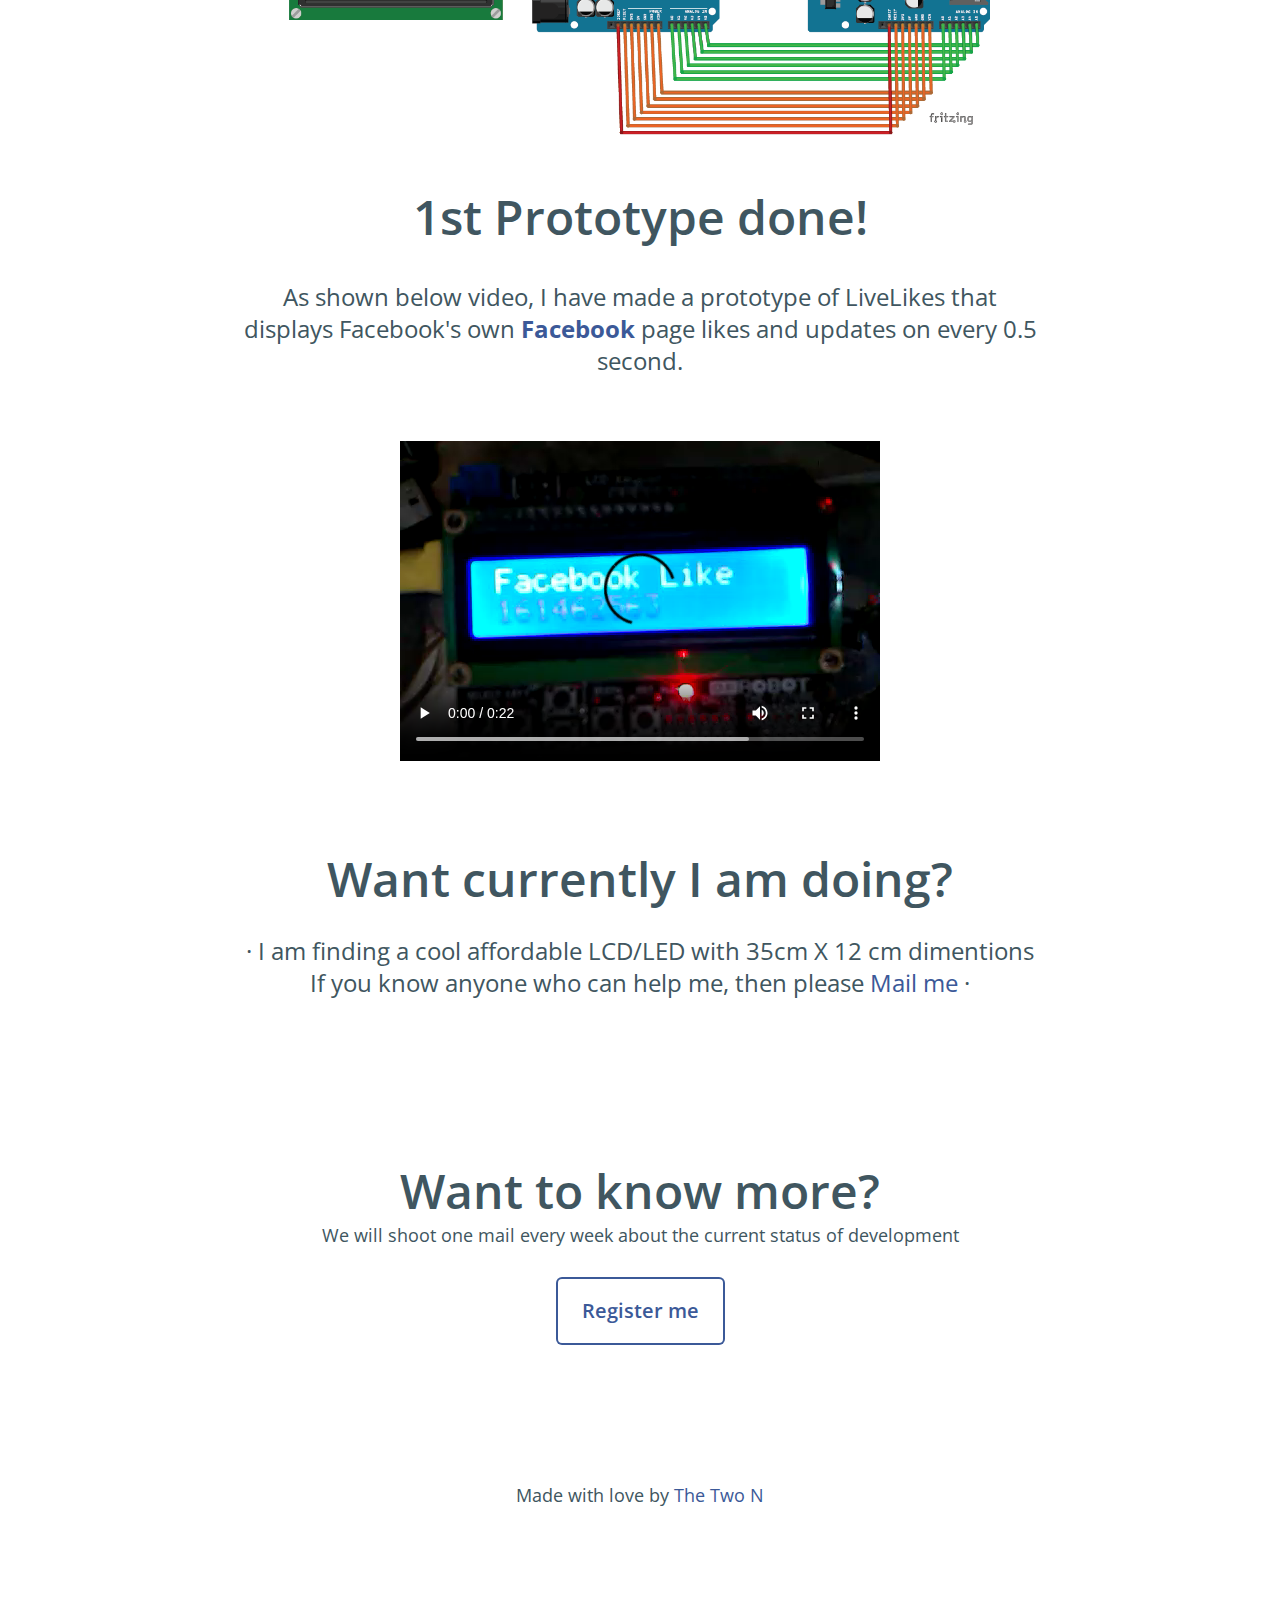
<file: livelikes.html>
<!doctype html> 
<html lang="en"> 
<head>
  <meta charset="utf-8">
  <title>Live Likes</title>
  <meta name="author" content="Niyati Vadodaria">
  <meta name="description" content="Tiny Facebook fan counter hardware">
  <meta name="viewport" content="width=device-width, initial-scale=1">
  <link rel="stylesheet" href="style3.css" />
  <link rel="stylesheet" href="tempo.css" />
  <link href="http://fonts.googleapis.com/css?family=Open+Sans:400,600" rel="stylesheet" type="text/css">
  <style> .caps-center { padding-left: .2em; } .left-align { text-align: left; } </style>
</head>

<body class="px2">

  <header class="center container py4">
    <div class="inline-block p2 mb2 box">
      <h1 class="caps caps-center h1 mb0 inline-block">Live Likes</h1>
    </div>
    <p class="h3 mb0">Ardunio based tiny <b class="h3 mb0" style="color:#3b5998;">Facebook</b> Fan counter</p>
    
    <!-- <p>
      <a href="//github.com/jxnblk/tempo" class="mb1 button button-box">View on Github</a>
      <span class="mr1 mobile-hide"></span>
      <br class="mobile-show">
      <a href="https://twitter.com/intent/tweet?text=TEMPO: Responsive Grid System&url=http://jxnblk.github.io/tempo&via=jxnblk" target="_blank" class="button button-box ">Tweet</a>
    </p> -->
  </header>

<section id="grid" class="center container py4">
    <h1 class="h2 mb1">What is LiveLikes?</h1>
    <p class="leading-2 h3 col-8 col-pre-2 mb5">Livelikes is a tiny device which display Your <b class="h3 mb0" style="color:#3b5998;">Facebook</b> Fan page count in cool wooden mounted LED display.</p>

    <p class="leading-2 h3 col-8 col-pre-2 mb5"> Same as you see in Subway! like that! </p>
    </section>

  <section id="grid" class="center container py4">
    <h1 class="h2 mb2">Initial Blue-print Design</h1>
    <!-- <p class="leading-2 h3 col-8 col-pre-2 mb5">Front Side</p> -->
    <img class="col-8" src="LiveLikes.png" alt="No Image found" width="90%" height="90%">

    
    </section>
    
  </section>


   <section id="grid" class="center container py4">
    <h1 class="h2 mb2">Prototype - HelloWorld</h1>
    <!-- <p class="leading-2 h3 col-8 col-pre-2 mb5">Front Side</p> -->
    <p class="leading-2 h3 col-8 col-pre-2 mb5">As I am new to Arduino, first I have tested Hello World! and its running fine on a small 8 segemnt LED display. </p>
    <img class="leading-2 h3 col-4 col-pre-4 mb0" src="img_display_hello.png" alt="No Image found" width="50%" height="50%">
    
    </section>

    <section id="grid" class="center container py1">
    <h1 class="h2 mb2">Coding done!</h1>
    <!-- <p class="leading-2 h3 col-8 col-pre-2 mb5">Front Side</p> -->
    <p class="leading-2 h3 col-8 col-pre-2 mb5">I have made a C program (.INO file) which can fetch Facebook like from the page id. Its live, It will refresh on every 800 Milisecond</p>
    
    <img class="leading-2 h2 mb0" src="code.png" alt="No Image found" width="60%" height="60%">
    </section>

    <section id="grid" class="center container py1">
    <h1 class="h2 mb2">Connecting done!</h1>
    <!-- <p class="leading-2 h3 col-8 col-pre-2 mb5">Front Side</p> -->
    <p class="leading-2 h3 col-8 col-pre-2 mb4">As the below PCB circuit diagram, I have connected the Ardunio UNO, Ethernet Shild and LCD shiled to Internet via ASDL router.</p>
    
    <img class="leading-2 h2 mb0" src="pcb.png" alt="No Image found" width="60%" height="60%">
    </section>
    

    <section id="grid" class="center container py1">
    <h1 class="h2 mb2">1st Prototype done!</h1>
    <!-- <p class="leading-2 h3 col-8 col-pre-2 mb5">Front Side</p> -->
    <p class="leading-2 h3 col-8 col-pre-2 mb4">As shown below video, I have made a prototype of LiveLikes that displays Facebook's own <b class="h3 mb0" style="color:#3b5998;">Facebook</b> page likes and updates on every 0.5 second.</p>

    <video width="480" height="320" controls>
      <source src="livelikes.mp4" type="video/mp4">      
      Your browser does not support the video tag.
    </video>

    </section>


  </section>



    
<section id="grid" class="center container py4">
    <h1 class="h2 mb0">Want currently I am doing?</h1>
<br/>
<p class="h3 mb2">· I am finding a cool affordable LCD/LED with 35cm X 12 cm dimentions<br/> If you know anyone who can help me, then please <a href="mailto:niyati.laadu@gmail.com" >Mail me</a> ·</p>
    
  </section>

  <section id="cta" class="container center py4">
    <h1 class="h2 mb0">Want to know more?</h1>
    <p class="mb2">We will shoot one mail every week about the current status of development</p>
    <a href="http://eepurl.com/YqDpD" class="p button button-big button-box">Register me</a>
  </section>

  <footer class="center container py4">
    <p class="leading-3">
      <br class="mobile-show">
      Made with love by <a href="//thetwon.com">The Two N</a>
    </p>
  </footer>

</body>
</html>
</file>
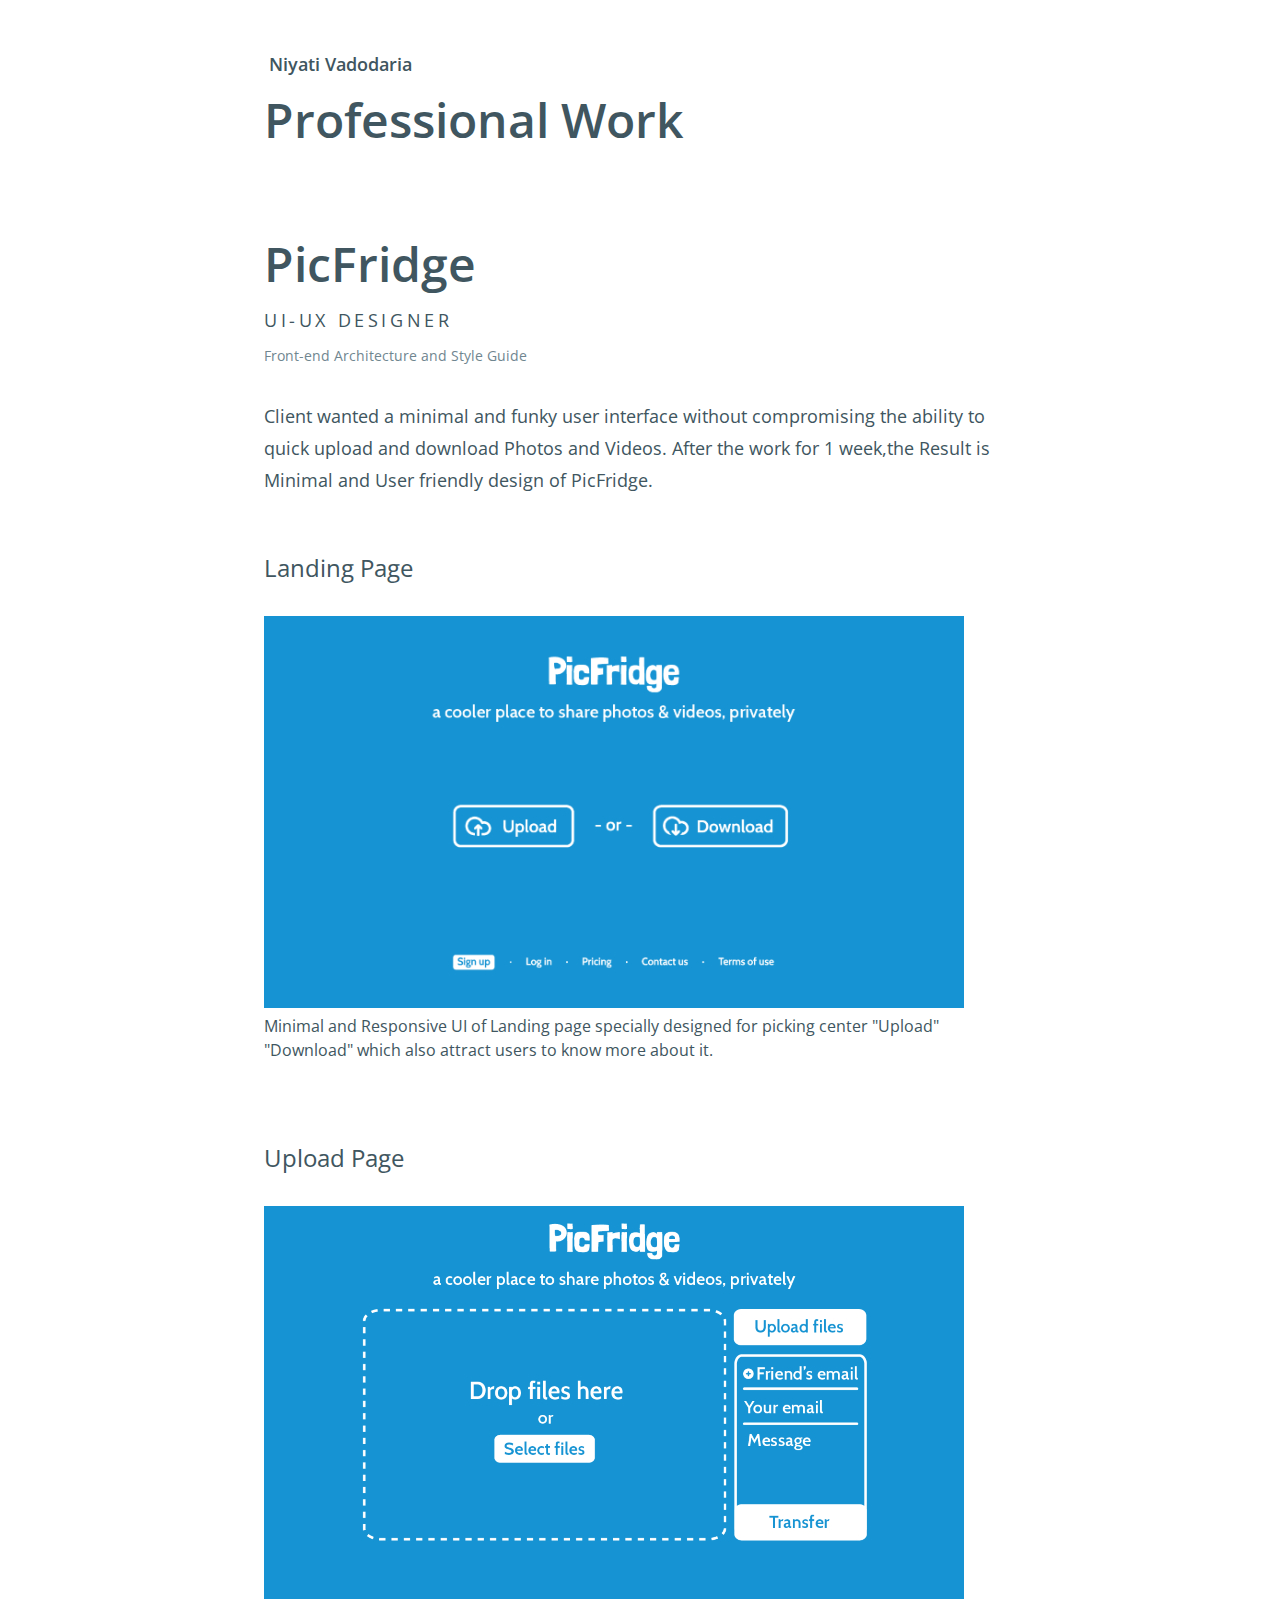
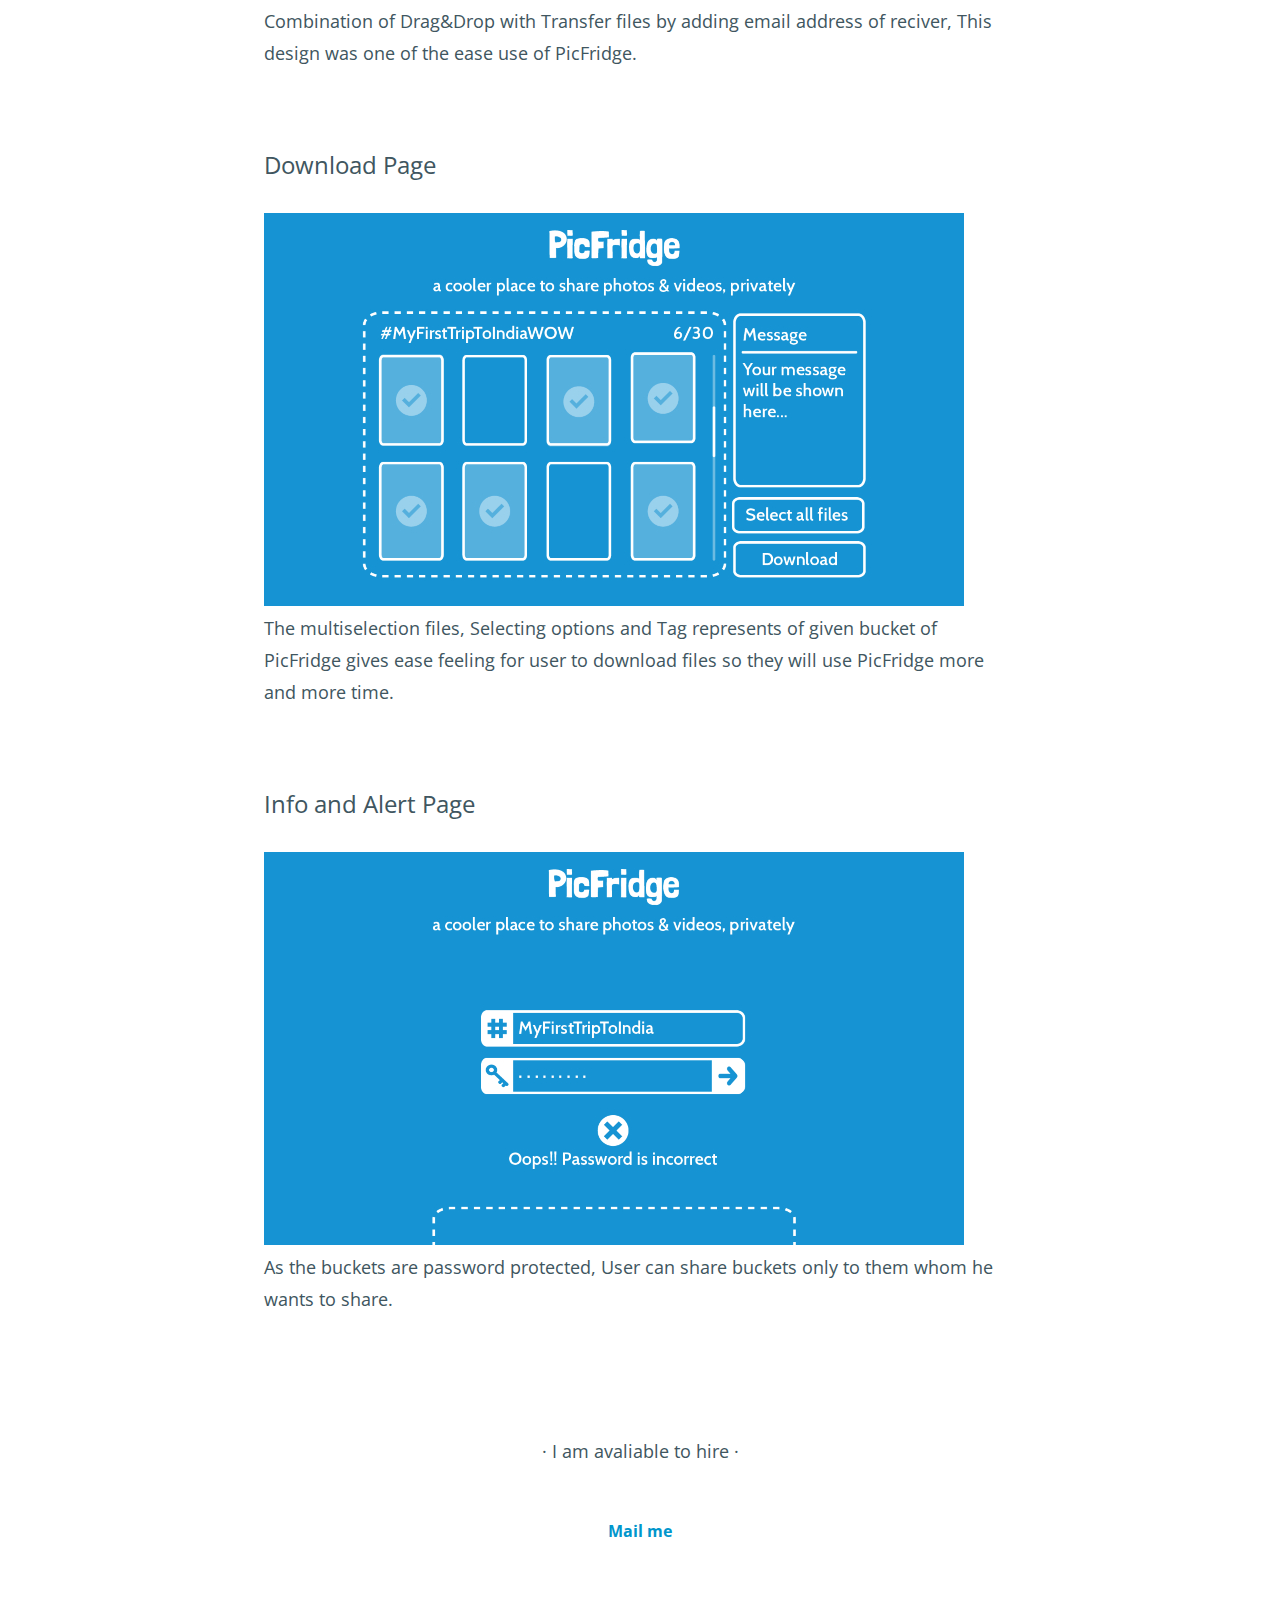
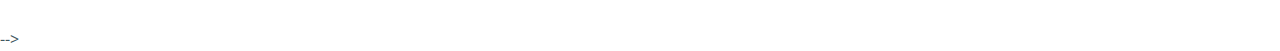
<file: picfridge.html>
<!-- <!doctype html> 
<html lang="en"> 
<head>
  <meta charset="utf-8">
  <title>The Two N</title>
  <meta name="author" content="Niyati Vadodaria">
  <meta name="description" content="Happy Everyday with us">
  <meta name="viewport" content="width=device-width, initial-scale=1">
  <link rel="stylesheet" href="style.css" />
</head>
<body class="white bg-green">
  
  <div class="table min-h100 center bg-green">
    <div class="table-cell py4">
      <img src="loading-bars.svg" width="64" height="64" />      
      <p class="big h2 mb25">PicFridge</p>
      <p class="big h6 mb25">A cool way to share photos and videos privately</p>
      <p class="big h6 mb6">Coming Soon</p>
      
    </div>
  </div>
</body>
</html>
 -->


<!doctype html> 
<html lang="en"> 
<head>
  <meta charset="utf-8">
  <title>The Professional Work of Niyati Vadodaria</title>
  <meta name="author" content="Niyati Vadodaria">
  <meta name="description" content="Designer & proponent of simplicity – emphasizing future-friendly thinking, heuristics, qualitative & quantitative research, and designing from the gut.">
  <meta name="viewport" content="width=device-width, initial-scale=1">
  <link href="http://fonts.googleapis.com/css?family=Open+Sans:400,600|Merriweather:400,400italic,700|Source+Code+Pro" rel="stylesheet">
  <link href="style1.css" rel="stylesheet">
  <link rel="icon" href="favicon.png">  
</head>
<body class="">

  <header class="measure px1 py3">
    <h1 class="h4">&nbsp;Niyati Vadodaria</h1>
    <h1 class="h1">Professional Work</h1>
  </header>

  <section id="kickstarter" class="container px1 py1">
    <div class="measure">
      <header class="mb2">
        <h1 class="">PicFridge</h1>
        <h2 class="h4 caps regular">UI-UX Designer</h2>
        <p class="f5 mid-gray">Front-end Architecture and Style Guide</p>
      </header>

      <p class="h4 sans">
      Client wanted a minimal and funky user interface without compromising the ability to quick upload and download Photos and Videos. After the work for 1 week,the Result is Minimal and User friendly design of PicFridge.
      </p>
      </br>
      
      <p class="h3 sans">
      Landing Page
      </p>

      <img src="PicFridge_Main.png" alt="No Image found" width="" height="">    

      <p class="h5 sans">
      Minimal and Responsive UI of Landing page specially designed for picking center "Upload" "Download" which also attract users to know more about it.
      </p>


      
      </br></br>
      <p class="h3 sans">
      Upload Page
      </p>

      <img src="PicFridge_Upload.png" alt="No Image found" width="" height="">    

      <p class="h4 sans">
      Combination of Drag&Drop with Transfer files by adding email address of reciver, This design was one of the ease use of PicFridge.
      </p>

      </br></br>
      <p class="h3 sans">
      Download Page
      </p>

      <img src="PicFridge_Download.png" alt="No Image found" width="" height="">    

      <p class="h4 sans">
      The multiselection files, Selecting options and Tag represents of given bucket of PicFridge gives ease feeling for user to download files so they will use PicFridge more and more time.
      </p>

      <!-- Wrong Password -->
      </br></br>
      <p class="h3 sans">
      Info and Alert Page
      </p>

      <img src="PicFridge_IncorrectPassword.png" alt="No Image found" width="" height="">    

      <p class="h4 sans">
      As the buckets are password protected, User can share buckets only to them whom he wants to share.
      </p>

  </section>

   <section id="cta" class="container center py4">
    <p class="small">· I am avaliable to hire ·</p>    
    <!-- <a href="http://fiverr.com/niyat911" class="p button button-big button-box">Mail me</a> -->
    <a href="mailto:niyati.laadu@gmail.com" class="p button button-big button-box">
    Mail me</a>
  </section>

  

  <script src="http://ajax.googleapis.com/ajax/libs/jquery/1.11.0/jquery.min.js"></script>
  <script src="jquery.unveil.min.js"></script>
  <script>
    $(document).ready(function() {
      $("img").unveil(256);
    });
  </script>

</body>
</html>
 -->
</file>
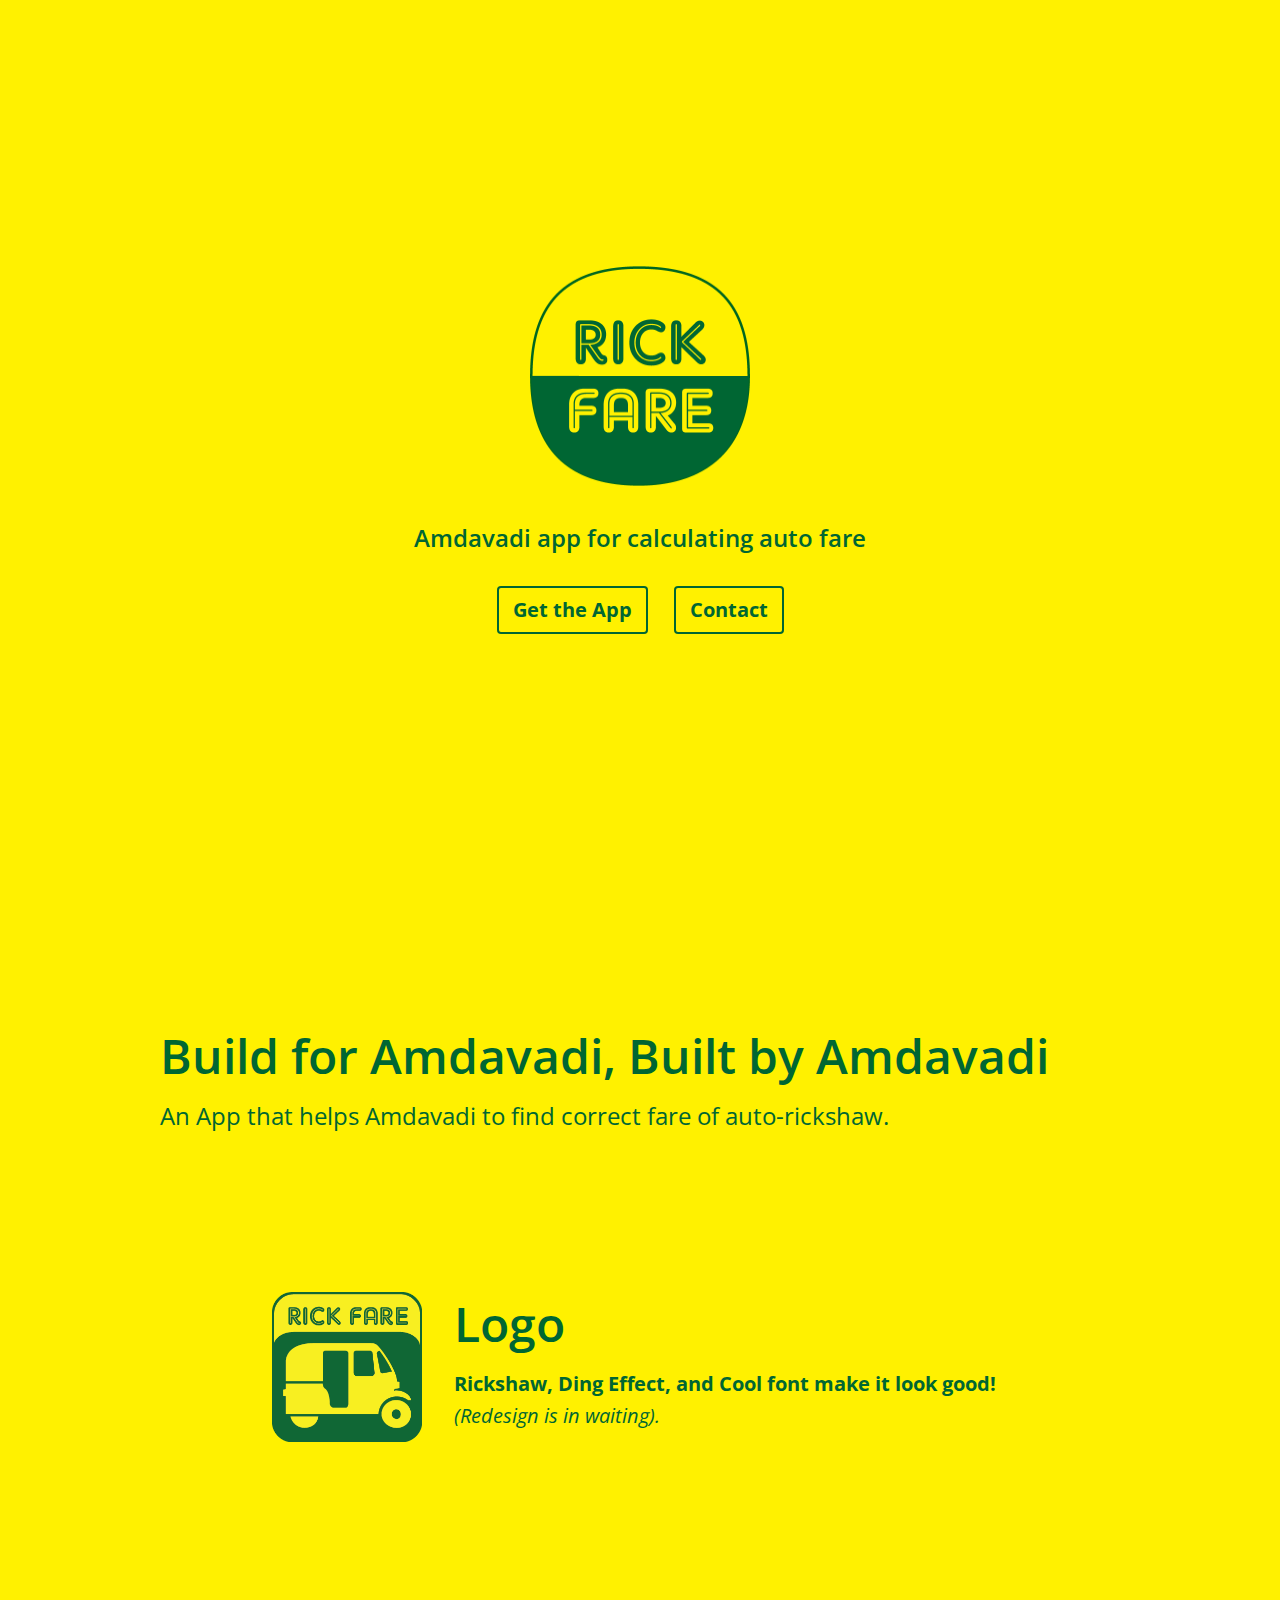
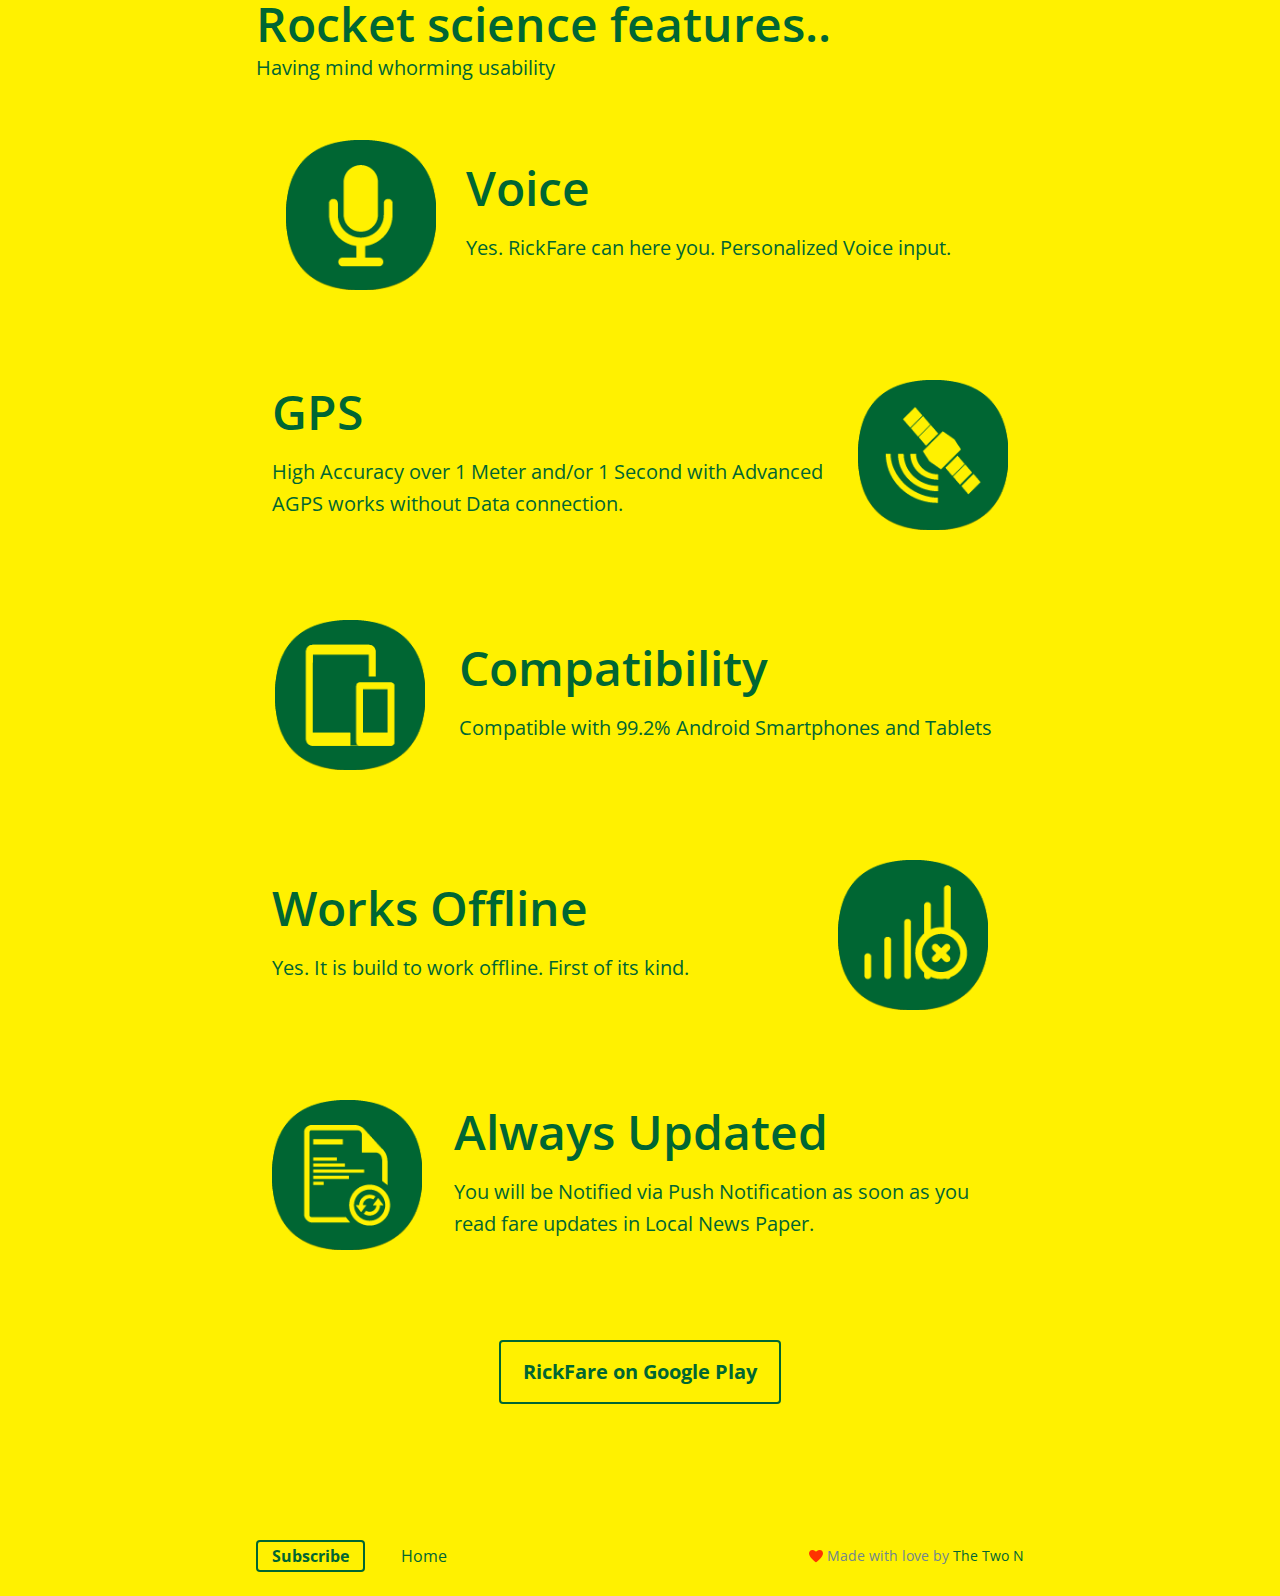
<file: rickfare.html>
<!doctype html>
<html lang="en">
<head>
  <meta charset="utf-8">
  <title>Rick Fare - Amdavadi app for calculating auto fare</title>
  <meta name="author" content="Niyati Vadodaria">
  <meta name="description" content="Rick Fare Amdavad - Amdavadi app for calculating auto fare">
  <meta name="keywords" content="Niyati Vadodaria, RickFare, Rick, Fare, Amdavad, Google play, Niyati Vadodaria, The Two N, Rickshaw">
  <meta name="viewport" content="width=device-width, initial-scale=1">
  <link rel="stylesheet" href="rickfarestyles.css" />
  <link href="http://fonts.googleapis.com/css?family=Source+Code+Pro|Open+Sans:400,400italic,600" rel="stylesheet">
  <link rel="icon" href="favicon.png" />  
</head>
<body>

  <header class="relative reverse min-y100 table center">
    <div class="table-cell px1 py4 center object-scale transition-all">
      <div class="inline-block mb1 dark bg-transparent rounded pulsate">
        <div class="h0 bold square" >
          <img src="rick.png" alt="RickFare_Icon_220x200" width="220" height="220">
        </div>
      </div>
      <!-- <h1 class="h1 caps mb0">RickFare</h1> -->
      <h3 class="h3 bold mb2">Amdavadi app for calculating auto fare</h3>
      <!-- <p class="p caps mb2">CSS Toolkit</p> -->
      <div>
        <span class="mr1 mobile-hide">
          <a class="p button button-box-blue" href="https://play.google.com/store/apps/details?id=neel.screen.split">Get the App</a>
        </span>
        <a class="p button button-box-blue" href="mailto:rickfare.abad@gmail.com" target="">        
          <!-- <svg class="icon" xmlns="http://www.w3.org/2000/svg" viewBox="0 0 32 32">
            <path d="M2 4 C6 8 10 12 15 11 A6 6 0 0 1 22 4 A6 6 0 0 1 26 6 A8 8 0 0 0 31 4 A8 8 0 0 1 28 8 A8 8 0 0 0 32 7 A8 8 0 0 1 28 11 A18 18 0 0 1 10 30 A18 18 0 0 1 0 27 A12 12 0 0 0 8 24 A8 8 0 0 1 3 20 A8 8 0 0 0 6 19.5 A8 8 0 0 1 0 12 A8 8 0 0 0 3 13 A8 8 0 0 1 2 4"/>
          </svg> -->
          Contact
        </a>
      </div>
    </div>
  </header>

<main class="px-responsive py-responsive js-baseline js-outline">

    <section class="measure-wide wrap py-responsive">
      <h2 class="h2 bold">Build for Amdavadi, Built by Amdavadi</h2>
      <p class="h3">An App that helps Amdavadi to find correct fare of auto-rickshaw.</p>
    </section>

    <section class="measure wrap py-responsive">
      <div class="table">
        <div class="table-cell center h2 bold p1 mid-yellow bg-light-yellow rounded">          
          <img src="RickFare_logo.png" alt="RickFare_Logo" width="150px" height="150px">
        </div>
        <div class="table-cell px1">
          <h2 class="h2">Logo</h2>
          <p class="p"><b>Rickshaw, Ding Effect, and Cool font make it look good!</b> <i>(Redesign is in waiting).</i>
          </p>
        </div>
      </div>
    
      <!-- <div class="right-align mobile-center">
        <a href="#!" class="js-toggle-baseline button button-small button-gray">Show Baseline</a>
      </div> -->
    </section>

    <section id="responsive-type" class="measure wrap py-responsive">
      <h1 class="h2 mb0">Rocket science features..</h1>
      <p class="p mb1">Having mind whorming usability</p>
     <!-- having extream useable and proponent of imagination -->
     
     </br>
     <div class="table">
        <div class="table-cell center h2 bold p1 mid-yellow bg-light-yellow rounded">          
          <img src="voice.png" alt="RickFare_Logo" width="150px" height="150px">
        </div>
        <div class="table-cell">
          <h2 class="h2">Voice </h2>
          <p class="p">Yes. RickFare can here you. Personalized Voice input.
          </p>
        </div>
      </div>

      </br>
      </br>
      <div class="table mp2">
        <div class="table-cell px1">
          <h2 class="h2">GPS</h2>
          <p class="p"> High Accuracy over 1 Meter and/or 1 Second with Advanced AGPS works without Data connection.
          </p>
        </div>
        <div class="table-cell center h2 bold p1 mid-yellow bg-light-yellow rounded">          
          <img src="gps.png" alt="RickFare_Logo" width="150px" height="150px">
        </div>
      </div>

</br>
      </br>
      <div class="table mp2">
        <div class="table-cell center h2 bold p1 mid-yellow bg-light-yellow rounded">          
          <img src="compatibility.png" alt="RickFare_Logo" width="150px" height="150px">
        </div>
        <div class="table-cell px1">
          <h2 class="h2">Compatibility</h2>
          <p class="p">Compatible with 99.2% Android Smartphones and Tablets</p>
        </div>
      </div>


</br>
      </br>
      <div class="table mp2">
        <div class="table-cell px1">
          <h2 class="h2">Works Offline</h2>
          <p class="p">Yes. It is build to work offline. First of its kind.</p>
        </div>
        <div class="table-cell center h2 bold p1 mid-yellow bg-light-yellow rounded">          
          <img src="no_network.png" alt="RickFare_Logo" width="150px" height="150px">
        </div>
      </div>


</br>
      </br>
      <div class="table mp2">
        <div class="table-cell center h2 bold p1 mid-yellow bg-light-yellow rounded">          
          <img src="sync.png" alt="RickFare_Logo" width="150px" height="150px">
        </div>
        <div class="table-cell px1">
          <h2 class="h2">Always Updated</h2>
          <p class="p">You will be Notified via Push Notification as soon as you read fare updates in Local News Paper.
          </p>
        </div>
      </div>


    </section>
    <div class="center mobile-center">
        <a href="https://play.google.com/store/apps/details?id=neel.screen.split" class="p button button-big button-box-blue">RickFare on Google Play</a>
      </div>
</br>    
</br>

<!-- </br>    
</br></br>    
</br>
<h3 class="h3 bold center">Stats for Nerds</h3>
<p class="p center">RickFare is proudly using these technology</p>
      <div class="measure wrap py-10 table center">
        <div class="table-cell center h2 bold p1 mid-yellow bg-light-yellow rounded">          
          <img src="sync.png" alt="RickFare_Logo" width="150px" height="150px">
        </div>
        <div class="table-cell center h2 bold p1 mid-yellow bg-light-yellow rounded">          
          <img src="sync.png" alt="RickFare_Logo" width="150px" height="150px">
        </div>
        <div class="table-cell center h2 bold p1 mid-yellow bg-light-yellow rounded">          
          <img src="sync.png" alt="RickFare_Logo" width="150px" height="150px">
        </div>
        <div class="table-cell center h2 bold p1 mid-yellow bg-light-yellow rounded">          
          <img src="sync.png" alt="RickFare_Logo" width="150px" height="150px">
        </div>
      </div>
      <div class="measure wrap py-10 table center">
        <div class="table-cell center h2 bold p1 mid-yellow bg-light-yellow rounded">          
          <img src="sync.png" alt="RickFare_Logo" width="150px" height="150px">
        </div>
        <div class="table-cell center h2 bold p1 mid-yellow bg-light-yellow rounded">          
          <img src="sync.png" alt="RickFare_Logo" width="150px" height="150px">
        </div>
        <div class="table-cell center h2 bold p1 mid-yellow bg-light-yellow rounded">          
          <img src="sync.png" alt="RickFare_Logo" width="150px" height="150px">
        </div>
        <div class="table-cell center h2 bold p1 mid-yellow bg-light-yellow rounded">          
          <img src="sync.png" alt="RickFare_Logo" width="150px" height="150px">
        </div>
      </div>
 -->

  </main>
  <footer class="measure wrap px-responsive py1 mb0 clearfix">
  <div class="left mobile-block mobile-center">
    <a class="button button-small button-box-blue" href="" target="">
      <!-- <svg class="icon" xmlns="http://www.w3.org/2000/svg" viewBox="0 0 32 32">
        <path d="M2 4 C6 8 10 12 15 11 A6 6 0 0 1 22 4 A6 6 0 0 1 26 6 A8 8 0 0 0 31 4 A8 8 0 0 1 28 8 A8 8 0 0 0 32 7 A8 8 0 0 1 28 11 A18 18 0 0 1 10 30 A18 18 0 0 1 0 27 A12 12 0 0 0 8 24 A8 8 0 0 1 3 20 A8 8 0 0 0 6 19.5 A8 8 0 0 1 0 12 A8 8 0 0 0 3 13 A8 8 0 0 1 2 4"/>
      </svg> -->
      Subscribe
    </a>
    <span class="mr1 mobile-hide"></span>
    <br class="mobile-show">
    <a href=".." class="leading-3 inline-block ml1">
  Home
</a>
<a href="guide"
  class="leading-3 inline-block ml1 ">
  
</a>
<a href="//github.com/jxnblk/basscss" class="leading-3 inline-block ml1"></a>

  </div>
  <div class="right right-align mobile-block mobile-center">
    <p class="f5 leading-3 mb0 mid-gray">
      <svg class="icon icon-heart" xmlns="http://www.w3.org/2000/svg" viewBox="0 0 32 32">
        <path d=" M0 10 C0 6, 3 2, 8 2 C12 2, 15 5, 16 6 C17 5, 20 2, 24 2 C30 2, 32 6, 32 10 C32 18, 18 29, 16 30 C14 29, 0 18, 0 10 " />
      </svg>
      Made with love by
      <a href="http://thetwon.com">The Two N</a>
    </p>
  </div>
</footer>


  <script src="http://code.jquery.com/jquery-2.0.3.min.js"></script>
  <script>
    $(document).ready(function(){
      var isBaselined = false,
          $baselineButton = $('.js-toggle-baseline');
      $baselineButton.click(function(){
        if(isBaselined){
          $baselineButton.removeClass('button-blue').addClass('button-gray').html('Show Baseline');
          $('.js-baseline').removeClass('show-baseline');
          $('.js-outline').removeClass('show-outline');
        } else {
          $baselineButton.removeClass('button-gray').addClass('button-blue').html('Hide Baseline');
          $('.js-baseline').addClass('show-baseline');
          $('.js-outline').addClass('show-outline');
        }
        isBaselined = !isBaselined;
      });
    });
  </script>

</body>
</html>
</file>
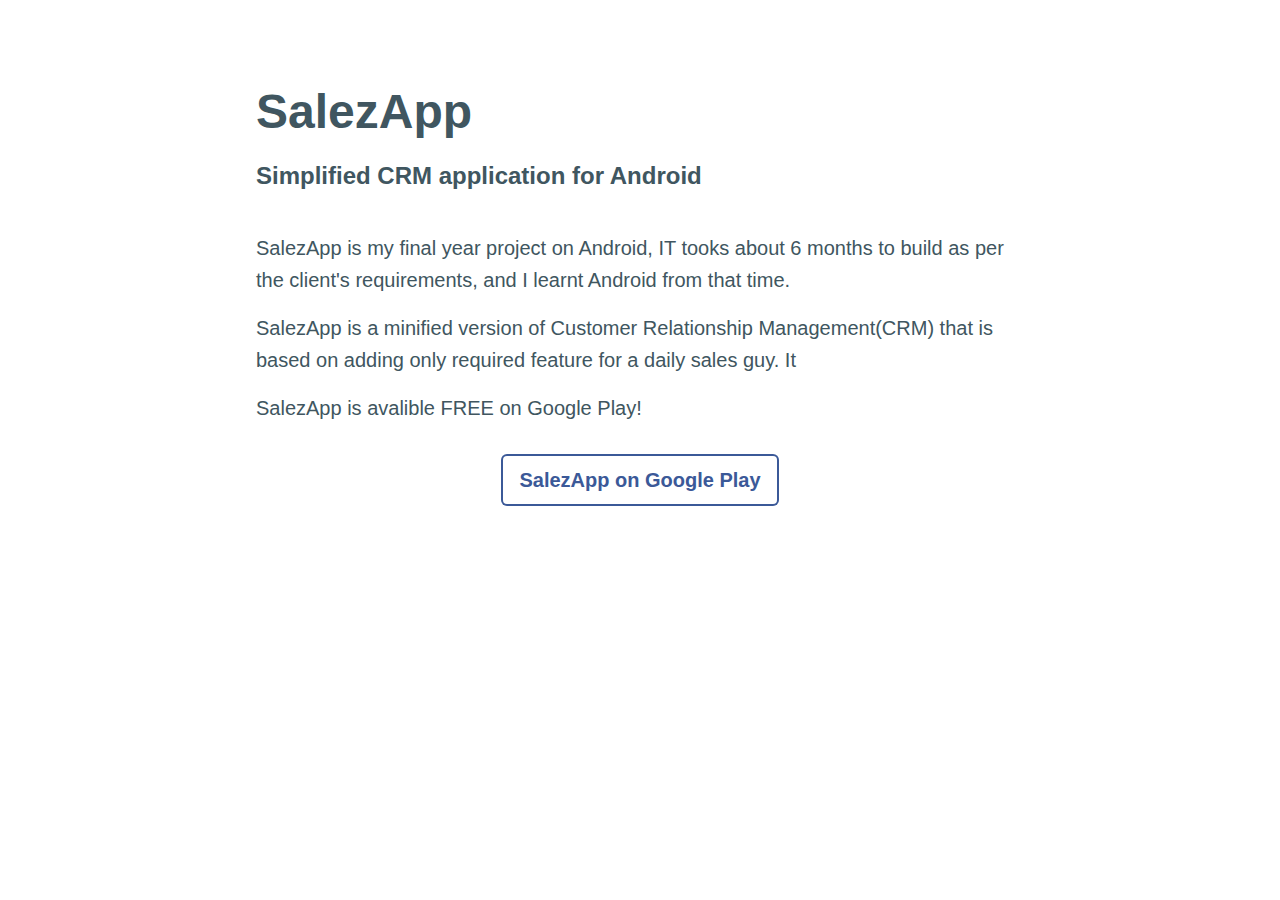
<file: salezapp.html>
<!doctype html> 
<html lang="en"> 
<head>
  <meta charset="utf-8">
  <title>SalezApp</title>
  <meta name="author" content="Niyati Vadodaria">
  <meta name="description" content="SalezApp - Simplified CRM application for Android">
  <meta name="viewport" content="width=device-width, initial-scale=1">  
  <link rel="stylesheet" href="style3.css" />
</head>
<body class="dark-gray bg-white">
  
  <section id="responsive-type" class="measure wrap py-responsive">

  <div class="table mb1">
        
      </div>
      <div class="dark-gray">
       
        <h2 class="h2 bold ">SalezApp</h2>
        <h3 class="h3">Simplified CRM application for Android</h3>        
        

        <br/>
        <p class="p">SalezApp is my final year project on Android, IT tooks about 6 months to build as per the client's requirements, and I learnt Android from that time.</p>
        
        <p class="p">SalezApp is a minified version of Customer Relationship Management(CRM) that is based on adding only required feature for a daily sales guy. It </p>
        
        <p class="p">SalezApp is avalible FREE on Google Play!</p>
        <section id="cta" class="container center py1">
        <a href="https://play.google.com/store/apps/details?id=com.webinitonetworks.salezapp" class="p center button button-normal button-box">SalezApp on Google Play</a>
        </section>
      </div>
    </section>

    <!-- <section id="grid" class="center container py1">
    <h1 class="h2 mb1">Flow of the SalezApp</h1>   
    <p class="leading-2 h3 col-8 col-pre-2 mb5">Easy way to manage leads and activities</p>
    </br>
    <img async class="leading-2 h2 mb0" src="SCLApp1.png" alt="No Image found" width="20%" height="20%">
    </br> 
    </br>
    <p class="leading-2 h3 col-8 col-pre-2 mb5">Main page</p>
    </br> 
    </br>
    <img async class="leading-2 h2 mb0" src="SCLApp2.png" alt="No Image found" width="45%" height="45%">
    </br> 
    </br>
    <p class="leading-2 h3 col-8 col-pre-2 mb5">First two steps to register child labout information</p>
    </br> 
    </br>
    <img async class="leading-2 h2 mb0" src="SCLApp3.png" alt="No Image found" width="45%" height="45%">
    </br> 
    </br>
    <p class="leading-2 h3 col-8 col-pre-2 mb5">Last two steps to register child labout information</p>    
    </br> 
    </br>
    <img async class="leading-2 h2 mb0" src="SCLApp4.png" alt="No Image found" width="45%" height="45%">
    </br> 
    </br>
    <p class="leading-2 h3 col-8 col-pre-2 mb5">Child photo and information is attched to mail and send automatically.</p>
    </br>    
    </section> -->
    </section>   
    </div>
  </div>
</body>
</html>
</file>
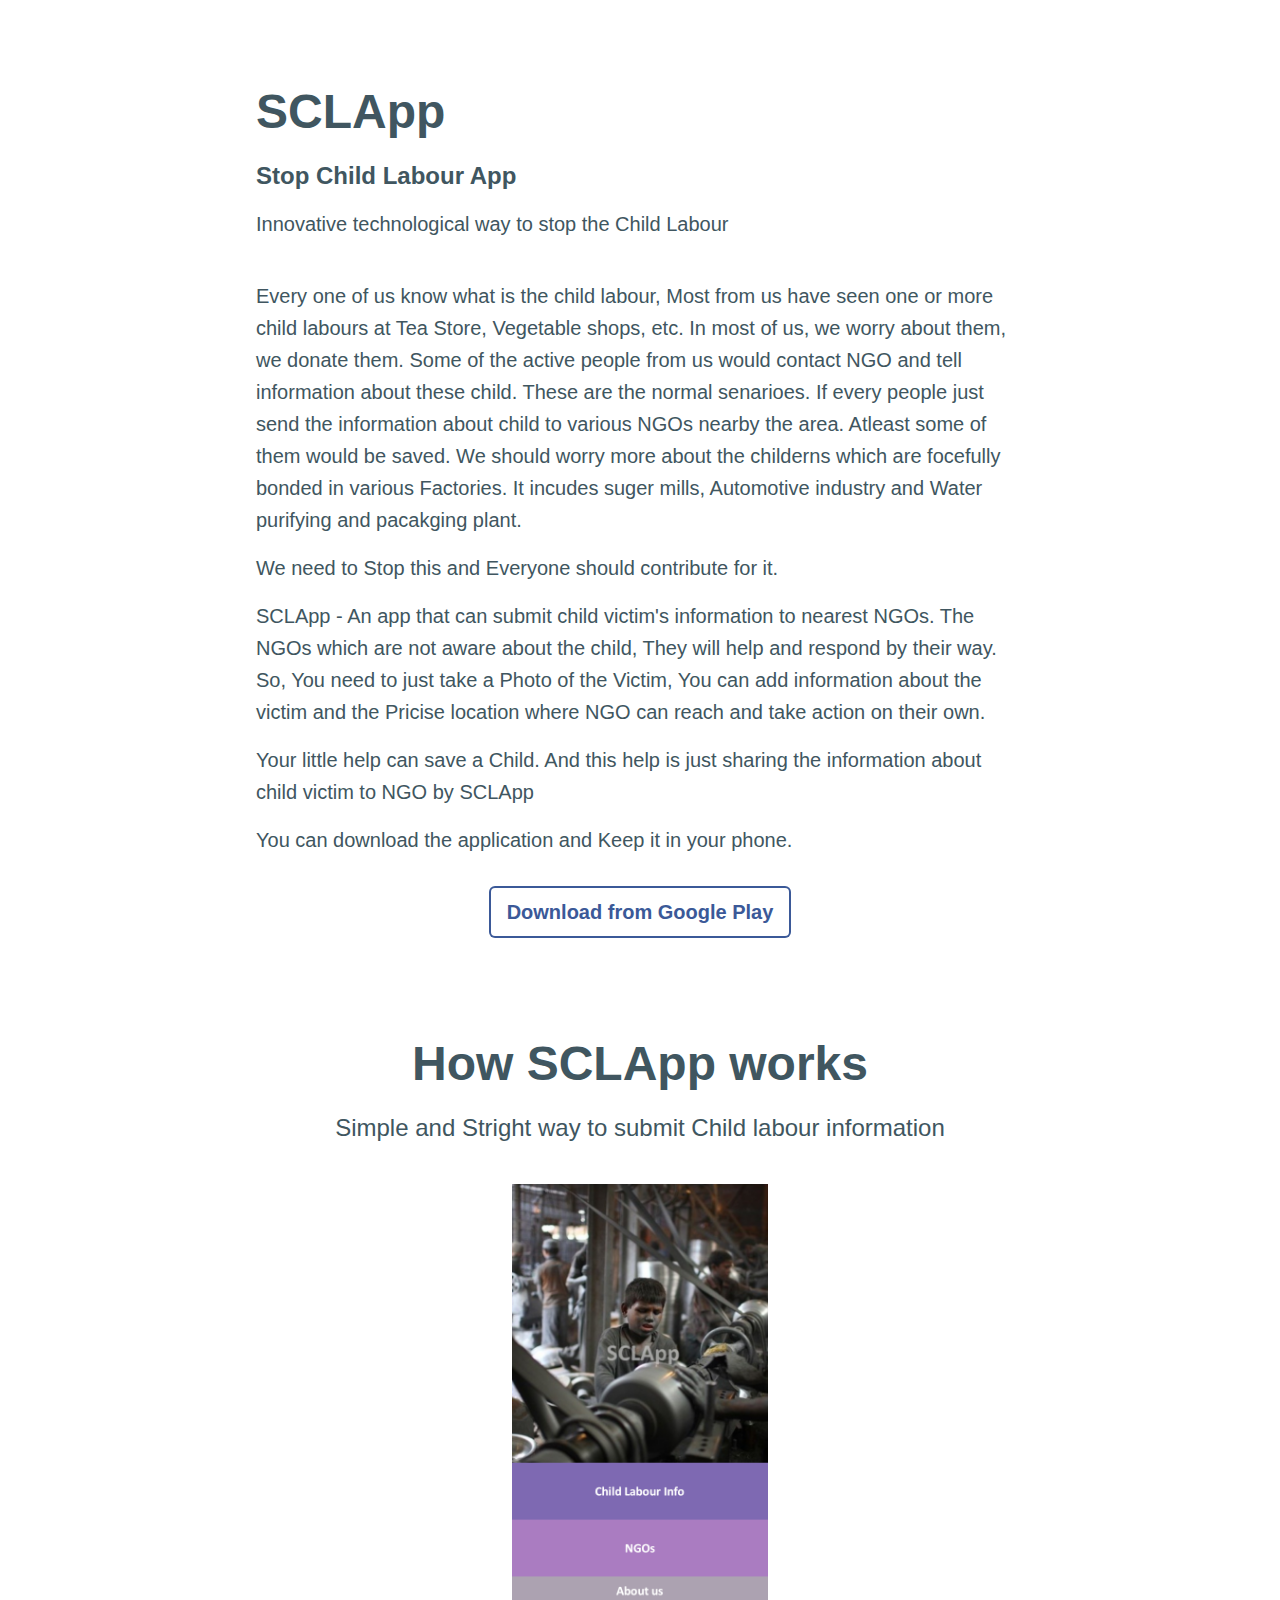
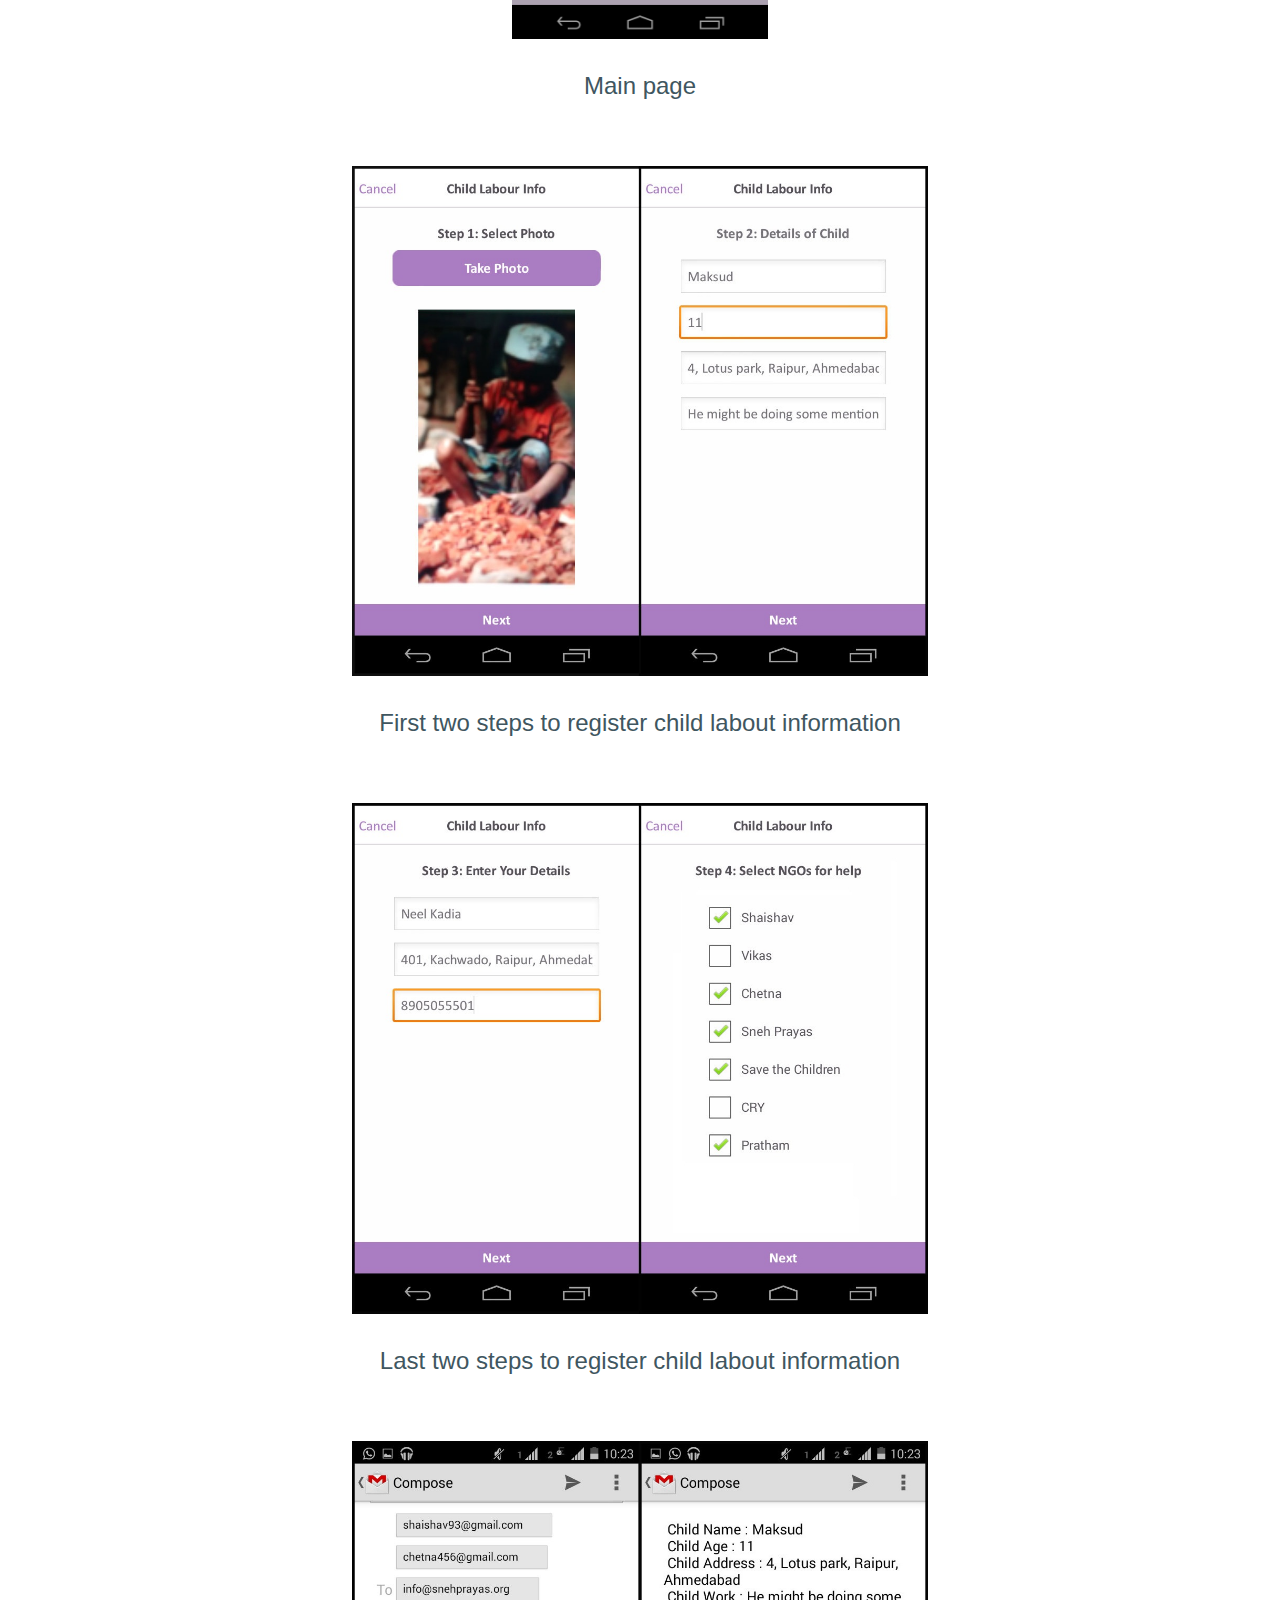
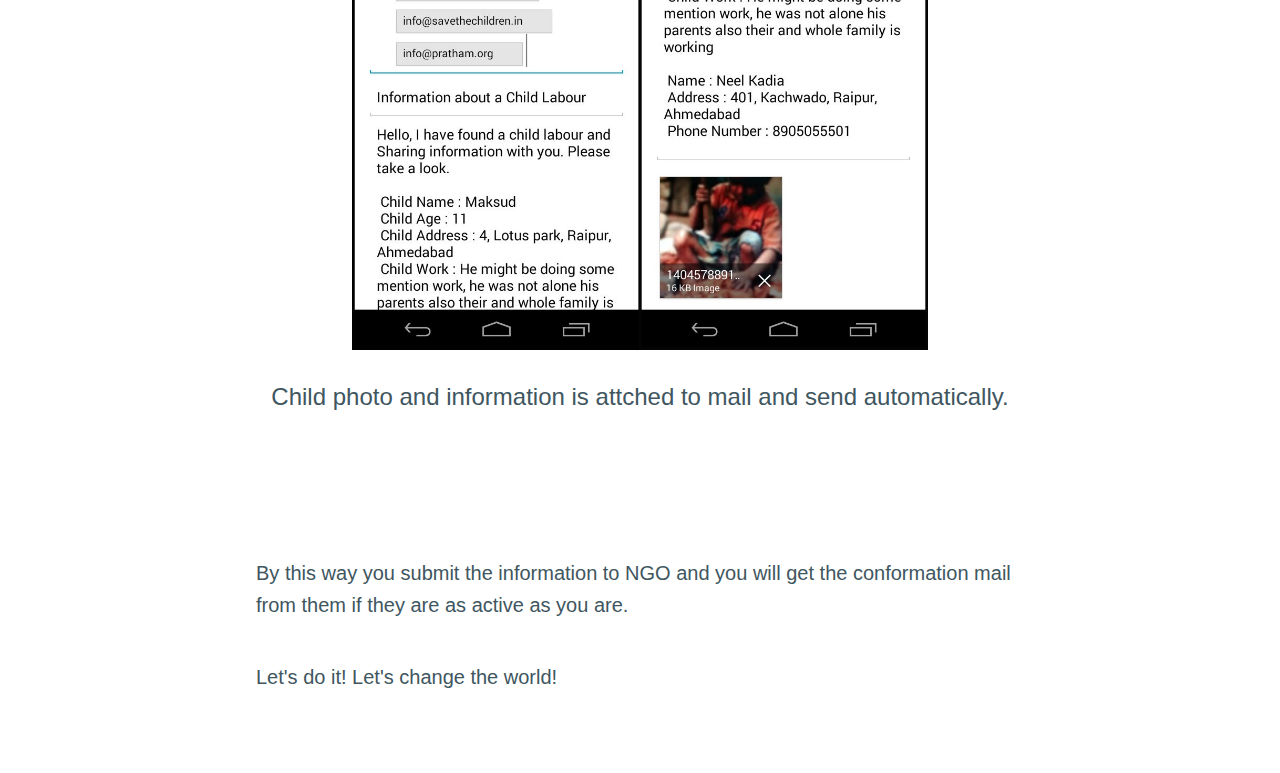
<file: sclapp.html>
<!doctype html> 
<html lang="en"> 
<head>
  <meta charset="utf-8">
  <title>SCLApp</title>
  <meta name="author" content="Niyati Vadodaria">
  <meta name="description" content="SCLApp - Innovative Android Application that can help to stop the child labour in a new technological way">
  <meta name="viewport" content="width=device-width, initial-scale=1">  
  <link rel="stylesheet" href="style3.css" />
</head>
<body class="dark-gray bg-white">
  
  <section id="responsive-type" class="measure wrap py-responsive">

  <div class="table mb1">
        
      </div>
      <div class="dark-gray">
       
        <h2 class="h2 bold ">SCLApp</h2>
        <h3 class="h3">Stop Child Labour App</h3>        
        <p class="p">Innovative technological way to stop the Child Labour</p>

        <br/>
        <p class="p">Every one of us know what is the child labour, Most from us have seen one or more child labours at Tea Store, Vegetable shops, etc. In most of us, we worry about them, we donate them. Some of the active people from us would contact NGO and tell information about these child. These are the normal senarioes. If every people just send the information about child to various NGOs nearby the area. Atleast some of them would be saved. We should worry more about the childerns which are focefully bonded in various Factories. It incudes suger mills, Automotive industry and Water purifying and pacakging plant.</p>
        
        <p class="p">We need to Stop this and Everyone should contribute for it.</p>

        <p class="p">SCLApp - An app that can submit child victim's information to nearest NGOs. The NGOs which are not aware about the child, They will help and respond by their way. So, You need to just take a Photo of the Victim, You can add information about the victim and the Pricise location where NGO can reach and take action on their own.</p>

        <p class="p">Your little help can save a Child. And this help is just sharing the information about child victim to NGO by SCLApp</p>

        <p class="p">You can download the application and Keep it in your phone.</p>
        <section id="cta" class="container center py1">
        <a href="http://niyativadodaria.github.io" class="p center button button-normal button-box">Download from 
        Google Play</a>
        </section>
      </div>
    </section>

    <section id="grid" class="center container py1">
    <h1 class="h2 mb1">How SCLApp works</h1>
    <!-- <p class="leading-2 h3 col-8 col-pre-2 mb5">Front Side</p> -->
    <p class="leading-2 h3 col-8 col-pre-2 mb5">Simple and Stright way to submit Child labour information</p>
    </br>
    <img async class="leading-2 h2 mb0" src="SCLApp1.png" alt="No Image found" width="20%" height="20%">
    </br> 
    </br>
    <p class="leading-2 h3 col-8 col-pre-2 mb5">Main page</p>
    </br> 
    </br>
    <img async class="leading-2 h2 mb0" src="SCLApp2.png" alt="No Image found" width="45%" height="45%">
    </br> 
    </br>
    <p class="leading-2 h3 col-8 col-pre-2 mb5">First two steps to register child labout information</p>
    </br> 
    </br>
    <img async class="leading-2 h2 mb0" src="SCLApp3.png" alt="No Image found" width="45%" height="45%">
    </br> 
    </br>
    <p class="leading-2 h3 col-8 col-pre-2 mb5">Last two steps to register child labout information</p>    
    </br> 
    </br>
    <img async class="leading-2 h2 mb0" src="SCLApp4.png" alt="No Image found" width="45%" height="45%">
    </br> 
    </br>
    <p class="leading-2 h3 col-8 col-pre-2 mb5">Child photo and information is attched to mail and send automatically.</p>
    </br>    
    </section>
    </section>
    
    <section id="responsive-type" class="measure wrap py-responsive">
        <br/>
        <p class="p">By this way you submit the information to NGO and you will get the conformation mail from them if they are as active as you are.</p>
        <br/>
        <p class="p">Let's do it! Let's change the world!</p>
    </section>
   
    </div>
  </div>
</body>
</html>
</file>
<file: rickfarestyles.css>
body,button,input,select,textarea,pre{margin:0}h1,h2,h3,h4,h5,h6,p,dl,ol,ul{margin-top:0;margin-bottom:1rem}button,input,select,textarea{font-family:inherit;font-size:100%}article,aside,details,figcaption,figure,footer,header,main,nav,section,summary{display:block}body{font-family:'Helvetica Neue', Helvetica, sans-serif;line-height:1.5rem;font-weight:400}h1,.h1,.f1{font-size:2rem;line-height:2.5rem}h2,.h2,.f2{font-size:1.5rem;line-height:2rem}h3,.h3,.f3{font-size:1.25rem;line-height:1.5rem}p,.p,.f4,h4,h5,h6,dl,ol,ul{font-size:1.125rem;line-height:1.5rem}small,.small,.f5{font-size:.875rem;line-height:1.5rem}@media screen and (min-width: 48em){.h1{font-size:4rem;line-height:5rem}.h2{font-size:2rem;line-height:2.5rem}.h3{font-size:1.5rem;line-height:2rem}.p{font-size:1.25rem;line-height:2rem}.small{font-size:1rem}}@media screen and (min-width: 64em){.h1{font-size:6rem;line-height:8rem}.h2{font-size:3rem;line-height:3.5rem}}strong,.bold{font-weight:bold}.regular{font-weight:normal}.italic{font-style:italic}.caps{text-transform:uppercase;letter-spacing:.2em}.center{text-align:center}.right-align{text-align:right}.measure{max-width:48rem}.measure-narrow{max-width:32rem}.measure-wide{max-width:60rem}.leading-1{line-height:1.5rem}.leading-2{line-height:2rem}.leading-3{line-height:3rem}.leading-4{line-height:4rem}.m0{margin:0}.mb0{margin-bottom:0}.m1{margin:1rem}.mt1{margin-top:1rem}.mr1{margin-right:1rem}.mb1{margin-bottom:1rem}.ml1{margin-left:1rem}.m2{margin:2rem}.mt2{margin-top:2rem}.mr2{margin-right:2rem}.mb2{margin-bottom:2rem}.ml2{margin-left:2rem}.m3{margin:3rem}.mt3{margin-top:3rem}.mr3{margin-right:3rem}.mb3{margin-bottom:3rem}.ml3{margin-left:3rem}.m4{margin:4rem}.mt4{margin-top:4rem}.mr4{margin-right:4rem}.mb4{margin-bottom:4rem}.ml4{margin-left:4rem}.wrap{margin-right:auto;margin-left:auto}.m-responsive{margin:2rem}.mt-responsive{margin-top:2rem}.mr-responsive{margin-right:2rem}.mb-responsive{margin-bottom:2rem}.ml-responsive{margin-left:2rem}@media screen and (min-width: 48em) and (max-width: 64em){.m-responsive{margin:3rem}.mt-responsive{margin-top:3rem}.mr-responsive{margin-right:3rem}.mb-responsive{margin-bottom:3rem}.ml-responsive{margin-left:3rem}}@media screen and (min-width: 64em){.m-responsive{margin:4rem}.mt-responsive{margin-top:4rem}.mr-responsive{margin-right:4rem}.mb-responsive{margin-bottom:4rem}.ml-responsive{margin-left:4rem}}.p1{padding:1rem}.px1{padding-right:1rem;padding-left:1rem}.py1{padding-top:1rem;padding-bottom:1rem}.p2{padding:2rem}.px2{padding-right:2rem;padding-left:2rem}.py2{padding-top:2rem;padding-bottom:2rem}.p3{padding:3rem}.px3{padding-right:3rem;padding-left:3rem}.py3{padding-top:3rem;padding-bottom:3rem}.p4{padding:4rem}.px4{padding-right:4rem;padding-left:4rem}.py4{padding-top:4rem;padding-bottom:4rem}.p-responsive{padding:1.5rem}.px-responsive{padding-right:1.5rem;padding-left:1.5rem}.py-responsive{padding-top:1.5rem;padding-bottom:1.5rem}@media screen and (min-width: 48em) and (max-width: 64em){.p-responsive{padding:3rem}.px-responsive{padding-right:3rem;padding-left:3rem}.py-responsive{padding-top:3rem;padding-bottom:3rem}}@media screen and (min-width: 64em){.p-responsive{padding:4rem}.px-responsive{padding-right:4rem;padding-left:4rem}.py-responsive{padding-top:4rem;padding-bottom:4rem}}.inline{display:inline}.block{display:block}.inline-block{display:inline-block}.oh{overflow:hidden}.left{float:left}.right{float:right}.clearfix:before,.clearfix:after{content:" ";display:table}.clearfix:after{clear:both}.fit{max-width:100%}.full-width{width:100%}.half-width{width:50%}.mobile-show{display:none}@media screen and (max-width: 48em){.mobile-show,.mobile-block{display:block}.mobile-block{width:100%}.mobile-hide{display:none}.mobile-center{text-align:center}}.button{font-family:inherit;font-weight:bold;text-decoration:none;cursor:pointer;border:none;-webkit-appearance:none;appearance:none;white-space:nowrap;display:inline-block;line-height:2rem;height:auto;min-height:2rem;padding:.5rem 1rem}.button-big{padding:1rem 1.5rem}.button-small{padding:0 1rem}.form{font-size:1rem}.input{appearance:none;border-style:solid;border-width:1px;-moz-box-sizing:border-box;box-sizing:border-box;max-width:100%;height:3rem;line-height:2rem;padding:.5rem;border-radius:.25rem}.select{box-sizing:border-box;height:3rem;margin-right:0;margin-left:0;border-radius:.25rem}.textarea{box-sizing:border-box;padding:1rem;line-height:1.5rem;border-radius:.25rem}.form-stacked label,.form-stacked .input,.form-stacked .select{display:block;width:100%}.form-stacked .input,.form-stacked .select,.form-stacked .radio,.form-stacked .checkbox{margin-bottom:1rem}.list{padding-left:2rem}.list-simple{list-style:none;padding-left:0}.list-inline{list-style:none;padding-left:0}.list-inline li{display:inline;white-space:nowrap}.relative{position:relative}.absolute{position:absolute}.fixed{position:fixed}.t0{top:0}.r0{right:0}.b0{bottom:0}.l0{left:0}.z1{z-index:1}.z2{z-index:2}.z3{z-index:3}.z4{z-index:4}.absolute-center{top:0;right:0;bottom:0;left:0;margin:auto;display:table}.s-blue{color:#0096cc}.s-light-gray{color:#eee}.s-mid-gray{color:#777}.s-dark-gray{color:#333}.s-red{color:#f52}.s-green{color:#0f6}.s-orange{color:#fc2}.bg-s-blue{background-color:#0096cc}.bg-s-light-gray{background-color:#eee}.bg-s-mid-gray{background-color:#777}.bg-s-dark-gray{background-color:#333}.bg-s-red{background-color:#f52}.bg-s-green{background-color:#0f6}.bg-s-orange{background-color:#fc2}body{color:#063;background-color:#FFF100}.reverse{color:rgba(0,102,51,1);background-color:#FFF100}a,.link{color:#063;text-decoration:none}a:hover,.link:hover{color:#006633}.blue{color:#063}.bg-blue{background-color:#063}.dark{color:#FFF100}.bg-dark{background-color:#FFF100}.mid-gray{color:#708690}.bg-mid-gray{background-color:#708690}.light-gray{color:#eaeff0}.bg-light-gray{background-color:#eaeff0}.white{color:#fff}.bg-white{background-color:#fff}.rounded{border-radius:.25rem}.transition-all{transition:all .3s ease}.button{border-radius:.25rem;-webkit-font-smoothing:antialiased;font-smoothing:antialiased;-webkit-transition:box-shadow .2s ease, background-color .2s ease;transition:box-shadow .2s ease, background-color .2s ease}.button-dark{background-color:#FFF100}.button-dark:focus{outline:none;box-shadow:0 0 0 0.125rem #fff,0 0 1px 0.25rem rgba(0,187,221,0.5)}.button-blue{color:#ff0;background-color:#063}.button-blue:hover{color:#ff0;background-color:#00d1f7}.button-blue:focus{outline:none;box-shadow:0 0 0 0.125rem #ff0,0 0 1px 0.25rem rgba(0,187,221,0.5)}.button-box-blue{color:#063;background-color:rgba(0,187,221,0);box-shadow:inset 0 0 0 2px #063}.button-box-blue svg{fill:#063}.button-box-blue:hover{color:#ff0;background-color:#060}.button-box-blue:hover svg{fill:#ff0}.button-box-blue:focus{outline:none;box-shadow:inset 0 0 0 2px #063,0 0 0 2px #fff,0 0 0 4px rgba(0,187,221,0.5)}.button-gray{color:#fff;background-color:#708690}.button-gray:hover{color:#fff;background-color:#435157}.button-gray:focus{outline:none;box-shadow:0 0 0 0.125rem #fff,0 0 1px 0.25rem rgba(0,187,221,0.5)}.form-light .input,.form-light .textarea,.form-light .select{transition:box-shadow .2s ease;border-color:#708690}.form-light .input:focus,.form-light .textarea:focus,.form-light .select:focus{outline:none;border-color:#063;box-shadow:0 0 0.125rem rgba(0,187,221,0.5)}.radio input,.checkbox input{transition:box-shadow .2s ease}.radio input:focus,.checkbox input:focus{outline:none;box-shadow:0 0 0 2px #fff,0 0 1px 4px rgba(0,187,221,0.5)}.radio input{border-radius:50%}.border-light-gray{border-color:#eaeff0}.border-mid-gray{border-color:#708690}.border-dark{border-color:#FFF100}.border{border-style:solid;border-width:1px}.border-top{border-top-style:solid;border-top-width:1px}.border-right{border-right-style:solid;border-right-width:1px}.border-bottom{border-bottom-style:solid;border-bottom-width:1px}.border-left{border-left-style:solid;border-left-width:1px}.table{display:table;width:100%}.table-fixed{table-layout:fixed}.table-cell{display:table-cell;vertical-align:middle}body{font-family:'Open Sans', 'Helvetica Neue', Helvetica, sans-serif}h1,h2,h3,h4,h5,h6,.bold{font-weight:600}pre,code,samp,.mono{font-family:'Source Code Pro', monospace;font-size:1rem}pre{overflow:auto}html,body{height:100%}.y100{height:100%}.min-y100{min-height:100%}.object-scale{font-size:50%}@media (min-width: 512px){.object-scale{font-size:100%}}@media (min-width: 768px){.object-scale{font-size:150%}}@media (min-width: 1024px){.object-scale{font-size:200%}}@media (min-width: 1280px){.object-scale{font-size:250%}}.h0{font-size:6em}.square{width:1em;height:1em;line-height:1}.border-thick{border-width:.25em;border-style:solid}@-webkit-keyframes pulsate{from{opacity:.7}to{opacity:1;-webkit-transform:scale(1.05)}}@keyframes pulsate{from{opacity:.7}to{opacity:1;transform:scale(1.05)}}.pulsate{-webkit-animation:pulsate 2s linear infinite alternate;animation:pulsate 2s linear infinite alternate}@-webkit-keyframes glow{from{text-shadow:0 0 0.5rem rgba(0,187,221,0);opacity:.7}to{text-shadow:0 0 0.75rem rgba(0,187,221,0.8)}}@keyframes glow{from{text-shadow:0 0 0.5rem rgba(0,187,221,0);opacity:.7}to{text-shadow:0 0 0.75rem rgba(0,187,221,0.8)}}.glow{-webkit-animation:glow 2s linear infinite alternate;animation:glow 2s linear infinite alternate}.show-baseline{background-image:url(baseline-16.svg);background-size:.5rem .5rem}.show-outline,.show-outline *{outline:1px solid rgba(0,187,221,0.2)}.icon{display:inline-block;width:1em;height:1em;vertical-align:-.125em}.fill-white{fill:#fff}.icon-heart{fill:#f30}.blockquote{margin-left:0}.highlight{color:#708690;line-height:1.5rem}.highlight .p{font-size:1rem;line-height:1.5rem}.highlight .nc,.highlight .s{color:#006633}.highlight .nt{color:#063}.highlight .k,.highlight .m,.highlight .n{color:#063}
</file>
<file: style3.css>
body,button,input,select,textarea,pre{margin:0}h1,h2,h3,h4,h5,h6,p,dl,ol,ul{margin-top:0;margin-bottom:1rem}button,input,select,textarea{font-family:inherit;font-size:100%}article,aside,details,figcaption,figure,footer,header,main,nav,section,summary{display:block}body{font-family:'Open Sans', 'Helvetica Neue', Helvetica, sans-serif;line-height:1.5rem;font-weight:400}h1,h2,h3,h4,h5,h6{font-weight:600}code,pre{font-family:'Source Code Pro' monospace;font-size:1rem;overflow:auto}h1,.h1,.f1{font-size:2rem;line-height:3rem}h2,.h2,.f1{font-size:1.5rem;line-height:2rem}h3,.h3,.f3{font-size:1.25rem;line-height:2rem}p,.p,.f4,h4,h5,h6,dl,ol,ul{font-size:1.125rem;line-height:1.5rem}small,.small,.f5{font-size:.875rem;line-height:1.5rem}@media (min-width: 48em){.h1{font-size:4rem;line-height:5rem}.h2{font-size:2rem;line-height:3rem}.h3{font-size:1.5rem;line-height:2rem}.p{font-size:1.25rem;line-height:2rem}.small{font-size:1rem}}@media (min-width: 64em){.h1{font-size:6rem;line-height:8rem}.h2{font-size:3rem;line-height:4rem}}strong,.bold{font-weight:600}.regular{font-weight:normal}.italic{font-style:italic}.caps{text-transform:uppercase;letter-spacing:.2em}.center{text-align:center}.right-align{text-align:right}.measure{max-width:48rem}.measure-narrow{max-width:32rem}.measure-wide{max-width:60rem}.leading-1{line-height:1.5rem}.leading-2{line-height:2rem}.leading-3{line-height:3rem}.leading-4{line-height:4rem}.m0{margin:0}.mb0{margin-bottom:0}.m1{margin:1rem}.mt1{margin-top:1rem}.mr1{margin-right:1rem}.mb1{margin-bottom:1rem}.ml1{margin-left:1rem}.m2{margin:2rem}.mt2{margin-top:2rem}.mr2{margin-right:2rem}.mb2{margin-bottom:2rem}.ml2{margin-left:2rem}.m3{margin:3rem}.mt3{margin-top:3rem}.mr3{margin-right:3rem}.mb3{margin-bottom:3rem}.ml3{margin-left:3rem}.m4{margin:4rem}.mt4{margin-top:4rem}.mr4{margin-right:4rem}.mb4{margin-bottom:4rem}.ml4{margin-left:4rem}.wrap{margin-right:auto;margin-left:auto}.m-responsive{margin:2rem}.mt-responsive{margin-top:2rem}.mr-responsive{margin-right:2rem}.mb-responsive{margin-bottom:2rem}.ml-responsive{margin-left:2rem}@media (min-width: 48em) and (max-width: 64em){.m-responsive{margin:3rem}.mt-responsive{margin-top:3rem}.mr-responsive{margin-right:3rem}.mb-responsive{margin-bottom:3rem}.ml-responsive{margin-left:3rem}}@media (min-width: 64em){.m-responsive{margin:4rem}.mt-responsive{margin-top:4rem}.mr-responsive{margin-right:4rem}.mb-responsive{margin-bottom:4rem}.ml-responsive{margin-left:4rem}}.p1{padding:1rem}.px1{padding-right:1rem;padding-left:1rem}.py1{padding-top:1rem;padding-bottom:1rem}.p2{padding:2rem}.px2{padding-right:2rem;padding-left:2rem}.py2{padding-top:2rem;padding-bottom:2rem}.p3{padding:3rem}.px3{padding-right:3rem;padding-left:3rem}.py3{padding-top:3rem;padding-bottom:3rem}.p4{padding:4rem}.px4{padding-right:4rem;padding-left:4rem}.py4{padding-top:4rem;padding-bottom:4rem}.p-responsive{padding:1.5rem}.px-responsive{padding-right:1.5rem;padding-left:1.5rem}.py-responsive{padding-top:1.5rem;padding-bottom:1.5rem}@media (min-width: 48em) and (max-width: 64em){.p-responsive{padding:3rem}.px-responsive{padding-right:3rem;padding-left:3rem}.py-responsive{padding-top:3rem;padding-bottom:3rem}}@media (min-width: 64em){.p-responsive{padding:4rem}.px-responsive{padding-right:4rem;padding-left:4rem}.py-responsive{padding-top:4rem;padding-bottom:4rem}}.inline{display:inline}.block{display:block}.inline-block{display:inline-block}.oh{overflow:hidden}.left{float:left}.right{float:right}.clearfix:before,.clearfix:after{content:" ";display:table}.clearfix:after{clear:both}.fit{max-width:100%}.full-width{width:100%}.half-width{width:50%}.mobile-show{display:none}@media (max-width: 36em){.mobile-show,.mobile-block{display:block}.mobile-block{width:100%}.mobile-hide{display:none}.mobile-center{text-align:center}}@media (min-width: 36em){.table{display:table;table-layout:fixed;width:100%}.table-cell{display:table-cell;vertical-align:middle}}.button{font-family:inherit;text-decoration:none;cursor:pointer;border:none;-webkit-appearance:none;appearance:none;white-space:nowrap;display:inline-block;line-height:2rem;height:auto;min-height:2rem;padding:0.5rem 1rem}.button-big{padding:1rem 1.5rem}.button-small{padding:0 1rem}.relative{position:relative}.absolute{position:absolute}.fixed{position:fixed}.t0{top:0}.r0{right:0}.b0{bottom:0}.l0{left:0}.z1{z-index:1}.z2{z-index:2}.z3{z-index:3}.z4{z-index:4}.absolute-center{top:0;right:0;bottom:0;left:0;margin:auto;display:table}.white{color:#fff}.blue{color:#3b5998}.dark-blue{color:#00669f}.light-gray{color:#eaeff0}.mid-gray{color:#708690}.dark-gray{color:#405660}.bg-white{background-color:#fff}.bg-blue{background-color:#3b5998}.bg-dark-blue{background-color:rgba(0,102,159,0.8)}.bg-light-gray{background-color:#eaeff0}.bg-mid-gray{background-color:#708690}.bg-dark-gray{background-color:#405660}.bg-darken-1{background-color:rgba(0,0,0,0.1)}.bg-darken-2{background-color:rgba(0,0,0,0.2)}.bg-darken-3{background-color:rgba(0,0,0,0.3)}.reverse{color:#fff;background-color:#405660}body{color:#405660;background-color:#fff}a{color:#3b5998;text-decoration:none}a:hover{text-decoration:underline}.button{border-radius:.25rem;transition-duration:.2s;transition-timing-function:ease;transition-property:box-shadow , background-color, transform}.button:focus{outline:none}.button-box{font-weight:600;box-shadow:0 0 0 2px}.button-box:hover,.button-box:focus{color:#fff;text-decoration:none;background-color:#3b5998;box-shadow:0 0 0 2px #3b5998,0 0 0 4px #fff,0 0 0 6px rgba(59,89,152,0.6)}.button-white{color:#00669f;background-color:rgba(255,255,255,0.8);box-shadow:inset 0 0 4rem rgba(0,185,239,0.4)}.button-white:focus,.button-white:hover{text-decoration:none;color:#00669f;background-color:#fff;box-shadow:0 0 0 2px #3b5998,0 0 0 4px rgba(255,255,255,0.6);-webkit-transform:scale(1.0625);transform:scale(1.25)}.button-white:active{-webkit-transform:scale(1);transform:scale(1)}.button-blue{color:#fff;background-color:#3b5998}.button-blue:hover{color:#fff;text-decoration:none;background-color:#006a89}.rounded{border-radius:.25rem}.outline{box-shadow:inset 0 0 0 1px rgba(0,106,137,0.2)}.box{box-shadow:inset 0 0 0 2px rgba(112,134,144,0.25);position:relative}.box:before,.box:after{content:'';position:absolute;box-sizing:border-box;opacity:.5}.box:before{left:-2.5%;top:0;bottom:0;width:105%;height:100%;border-top:1px solid rgba(112,134,144,0.25);border-bottom:1px solid rgba(112,134,144,0.25)}.box:after{content:'';position:absolute;top:-10%;right:0;width:100%;height:120%;border-left:1px solid rgba(112,134,144,0.25);border-right:1px solid rgba(112,134,144,0.25)}
</file>
<file: style.css>
body,button,input,select,textarea,pre{margin:0}h1,h2,h3,h4,h5,h6,p,dl,ol,ul{margin-top:0;margin-bottom:1rem}button,input,select,textarea{font-family:inherit;font-size:100%}article,aside,details,figcaption,figure,footer,header,main,nav,section,summary{display:block}body{font-family:'Helvetica Neue', Helvetica, sans-serif;line-height:1.5rem;font-weight:400}h1,.h1,.f1{font-size:2rem;line-height:3rem}h2,.h2,.f2{font-size:1.5rem;line-height:2rem}h3,.h3,.f3{font-size:1.25rem;line-height:2rem}p,.p,.f4,h4,h5,h6,dl,ol,ul{font-size:1.125rem;line-height:1.5rem}small,.small,.f5{font-size:.875rem;line-height:1.5rem}@media screen and (min-width: 48em){.h1{font-size:4rem;line-height:5rem}.h2{font-size:2rem;line-height:3rem}.h3{font-size:1.5rem;line-height:2rem}.p{font-size:1.25rem;line-height:2rem}.small{font-size:1rem}}@media screen and (min-width: 64em){.h1{font-size:6rem;line-height:8rem}.h2{font-size:3rem;line-height:4rem}}strong,.bold{font-weight:bold}.regular{font-weight:normal}.italic{font-style:italic}.caps{text-transform:uppercase;letter-spacing:.2em}.center{text-align:center}.right-align{text-align:right}.measure{max-width:48rem}.measure-narrow{max-width:32rem}.measure-wide{max-width:60rem}.leading-1{line-height:1.5rem}.leading-2{line-height:2rem}.leading-3{line-height:3rem}.leading-4{line-height:4rem}.m0{margin:0}.mb0{margin-bottom:0}.m1{margin:1rem}.mt1{margin-top:1rem}.mr1{margin-right:1rem}.mb1{margin-bottom:1rem}.ml1{margin-left:1rem}.m2{margin:2rem}.mt2{margin-top:2rem}.mr2{margin-right:2rem}.mb2{margin-bottom:2rem}.ml2{margin-left:2rem}.m3{margin:3rem}.mt3{margin-top:3rem}.mr3{margin-right:3rem}.mb3{margin-bottom:3rem}.ml3{margin-left:3rem}.m4{margin:4rem}.mt4{margin-top:4rem}.mr4{margin-right:4rem}.mb4{margin-bottom:4rem}.ml4{margin-left:4rem}.wrap{margin-right:auto;margin-left:auto}.m-responsive{margin:2rem}.mt-responsive{margin-top:2rem}.mr-responsive{margin-right:2rem}.mb-responsive{margin-bottom:2rem}.ml-responsive{margin-left:2rem}@media screen and (min-width: 48em) and (max-width: 64em){.m-responsive{margin:3rem}.mt-responsive{margin-top:3rem}.mr-responsive{margin-right:3rem}.mb-responsive{margin-bottom:3rem}.ml-responsive{margin-left:3rem}}@media screen and (min-width: 64em){.m-responsive{margin:4rem}.mt-responsive{margin-top:4rem}.mr-responsive{margin-right:4rem}.mb-responsive{margin-bottom:4rem}.ml-responsive{margin-left:4rem}}.p1{padding:1rem}.px1{padding-right:1rem;padding-left:1rem}.py1{padding-top:1rem;padding-bottom:1rem}.p2{padding:2rem}.px2{padding-right:2rem;padding-left:2rem}.py2{padding-top:2rem;padding-bottom:2rem}.p3{padding:3rem}.px3{padding-right:3rem;padding-left:3rem}.py3{padding-top:3rem;padding-bottom:3rem}.p4{padding:4rem}.px4{padding-right:4rem;padding-left:4rem}.py4{padding-top:4rem;padding-bottom:4rem}.p-responsive{padding:1.5rem}.px-responsive{padding-right:1.5rem;padding-left:1.5rem}.py-responsive{padding-top:1.5rem;padding-bottom:1.5rem}@media screen and (min-width: 48em) and (max-width: 64em){.p-responsive{padding:3rem}.px-responsive{padding-right:3rem;padding-left:3rem}.py-responsive{padding-top:3rem;padding-bottom:3rem}}@media screen and (min-width: 64em){.p-responsive{padding:4rem}.px-responsive{padding-right:4rem;padding-left:4rem}.py-responsive{padding-top:4rem;padding-bottom:4rem}}html,body{height:100%}.min-h100{min-height:100%}.table{display:table;width:100%}.table-cell{display:table-cell;vertical-align:middle}.inline{display:inline}.block{display:block}.inline-block{display:inline-block}.oh{overflow:hidden}.left{float:left}.right{float:right}.clearfix:before,.clearfix:after{content:" ";display:table}.clearfix:after{clear:both}.fit{max-width:100%}.full-width{width:100%}.half-width{width:50%}.mobile-show{display:none}@media screen and (max-width: 48em){.mobile-show,.mobile-block{display:block}.mobile-block{width:100%}.mobile-hide{display:none}.mobile-center{text-align:center}}.button{font-family:inherit;text-decoration:none;cursor:pointer;border:none;-webkit-appearance:none;appearance:none;white-space:nowrap;display:inline-block;line-height:2rem;height:auto;min-height:2rem;padding:.5rem 1rem}.button-big{padding:1rem 1.5rem}.button-small{padding:0 1rem}.bg-red{background-color:#f54}.bg-purple{background-color:#aa4f80}.bg-blue{background-color:#40bfc0}.bg-green{background-color:#50cf77}.bg-orange{background-color:#efaf50}.bg-dark{background-color:#202c2f}.bg-cream{background-color:#dfe9cf}.dark{color:#202c2f}.cream{color:#dfe9cf}.white{color:#fff}.blue{color:#40bfc0}.light-gray{color:#f9fcff}.mid-gray{color:#afb99f}.dark-gray{color:#292c2f}.red{color:#f54}.bg-white{background-color:#fff}.bg-light-gray{background-color:#f9fcff}.bg-mid-gray{background-color:#afb99f}.bg-dark-gray{background-color:#292c2f}.fill-white{fill:#fff}.fill-blue{fill:#40bfc0}.fill-light-gray{fill:#f9fcff}.fill-mid-gray{fill:#afb99f}.fill-dark-gray{fill:#292c2f}.fill-white-alpha{fill:rgba(255,255,255,0.8)}.stroke-mid-gray{stroke:#afb99f}.stroke-light-gray{stroke:#f9fcff}body{color:#292c2f;background-color:#f9fcff}a{color:#fff}a:hover{color:rgba(0,0,0,0.6)}.button{border-radius:.25rem;transition-duration:.2s;transition-timing-function:ease;transition-property:box-shadow , background-color}.button:focus{outline:none}.button-box-white{color:#fff;fill:#fff;box-shadow:inset 0 0 0 2px #fff}.button-box-white:focus,.button-box-white:hover{color:#f54;fill:#f54;background-color:#fff}.button-box-blue{color:#40bfc0;fill:#40bfc0;box-shadow:inset 0 0 0 2px #40bfc0}.button-box-blue:focus,.button-box-blue:hover{color:#fff;fill:#fff;background-color:#40bfc0}.rounded{border-radius:.25rem}.gradient{background-image:linear-gradient(to bottom left, rgba(255,102,0,0.05), rgba(0,102,255,0.05))}.gradient-grid{background-image:url(../site/grid.svg),linear-gradient(to bottom left, rgba(255,102,0,0.1), rgba(0,102,255,0.1));background-position:top center}.bg-grid{background-image:url(../dev/bg-grid.svg)}.bg-grid-big{background-size:16rem 16rem;background-position:top center}.bg-cover{background-size:cover}.geomicon{width:1em;height:1em;vertical-align:-0.125em}
</file>
<file: jantarmantar/css/default.css>
/* General Demo Style */
@import url(http://fonts.googleapis.com/css?family=Lato:300,400,700);

@font-face {
	font-family: 'codropsicons';
	src:url('../fonts/codropsicons/codropsicons.eot');
	src:url('../fonts/codropsicons/codropsicons.eot?#iefix') format('embedded-opentype'),
		url('../fonts/codropsicons/codropsicons.woff') format('woff'),
		url('../fonts/codropsicons/codropsicons.ttf') format('truetype'),
		url('../fonts/codropsicons/codropsicons.svg#codropsicons') format('svg');
	font-weight: normal;
	font-style: normal;
}

*, *:after, *:before { -webkit-box-sizing: border-box; -moz-box-sizing: border-box; box-sizing: border-box; }
body, html { font-size: 100%; padding: 0; margin: 0;}

/* Clearfix hack by Nicolas Gallagher: http://nicolasgallagher.com/micro-clearfix-hack/ */
.clearfix:before, .clearfix:after { content: " "; display: table; }
.clearfix:after { clear: both; }

body {
	font-family: 'Lato', Calibri, Arial, sans-serif;
	color: #ffe8e7;
	background: #E96D65;
	font-weight: 300;
	overflow-x: hidden;
}

a {
	color: #888;
	text-decoration: none;
}

a:hover,
a:active {
	color: #333;
}

/* Header Style */
.main,
.container > header {
	margin: 0 auto;
	padding: 2em;
}

.container > header {
	text-align: center;
	background: rgba(0,0,0,0.01);
}

.container > header h1 {
	font-size: 2.625em;
	line-height: 1.3;
	margin: 0;
	font-weight: 300;
}

.container > header span {
	display: block;
	font-size: 60%;
	color: #b14943;
	padding: 0 0 0.6em 0.1em;
}

/* Main Content */
.main {
	max-width: 50em;
}

/* To Navigation Style */
.codrops-top {
	background: #fff;
	background: rgba(255, 255, 255, 0.4);
	text-transform: uppercase;
	width: 100%;
	font-size: 0.69em;
	line-height: 2.2;
}

.codrops-top a {
	padding: 0 1em;
	letter-spacing: 0.1em;
	color: #E96D65;
	font-weight: 700;
	display: inline-block;
}

.codrops-top a:hover {
	background: rgba(255,255,255,0.5);
	color: #bd4a43;
}

.codrops-top span.right {
	float: right;
}

.codrops-top span.right a {
	float: left;
	display: block;
}

.codrops-icon:before {
	font-family: 'codropsicons';
	margin: 0 4px;
	speak: none;
	font-style: normal;
	font-weight: normal;
	font-variant: normal;
	text-transform: none;
	line-height: 1;
	-webkit-font-smoothing: antialiased;
}

.codrops-icon-drop:before {
	content: "\e001";
}

.codrops-icon-prev:before {
	content: "\e004";
}

.codrops-icon-archive:before {
	content: "\e002";
}

.codrops-icon-next:before {
	content: "\e000";
}

.codrops-icon-about:before {
	content: "\e003";
}

@media screen and (max-width: 25em) {

	.codrops-icon span {
		display: none;
	}

}
</file>
<file: jantarmantar/css/component.css>
@font-face {
	font-family: 'nlicons';
	src:url('../fonts/nlicons/nlicons.eot');
	src:url('../fonts/nlicons/nlicons.eot?#iefix') format('embedded-opentype'),
		url('../fonts/nlicons/nlicons.woff') format('woff'),
		url('../fonts/nlicons/nlicons.ttf') format('truetype'),
		url('../fonts/nlicons/nlicons.svg#nlicons') format('svg');
	font-weight: normal;
	font-style: normal;
}

/* general style for the form */
.nl-form {
	width: 100%;
	margin: 0.3em auto 0 auto;
	font-size: 4em;
	line-height: 1.5;
}

.nl-form ul {
	list-style: none;
	margin: 0;
	padding: 0;
}

/* normalize the input elements, make them look like everything else */
.nl-form input,
.nl-form select,
.nl-form button {
	border: none;
	background: transparent;
	font-family: inherit;
	font-size: inherit;
	color: inherit;
	font-weight: inherit;
	line-height: inherit;
	display: inline-block;
	padding: 0;
	margin: 0;
	-webkit-appearance: none;
	-moz-appearance: none;
}

.nl-form input:focus {
	outline: none;
}

/* custom field (drop-down, text element) styling  */
.nl-field {
	display: inline-block;
	position: relative;
}

.nl-field.nl-field-open {
	z-index: 10000;
}

/* the toggle is the visible part in the form */
.nl-field-toggle,
.nl-form input,
.nl-form select  {
	line-height: inherit;
	display: inline-block;
	color: #b14943;
	cursor: pointer;
	border-bottom: 1px dashed #b14943;
}

/* drop-down list / text element */
.nl-field ul {
	position: absolute;
	visibility: hidden;
	background: #76C3BD;
	left: -0.5em;
	top: 50%;
	font-size: 80%;
	opacity: 0;
	-webkit-transform: translateY(-40%) scale(0.9);
	-moz-transform: translateY(-40%) scale(0.9);
	transform: translateY(-40%) scale(0.9);
	-webkit-transition: visibility 0s 0.3s, opacity 0.3s, -webkit-transform 0.3s;
	-moz-transition: visibility 0s 0.3s, opacity 0.3s, -moz-transform 0.3s;
	transition: visibility 0s 0.3s, opacity 0.3s, transform 0.3s;
}

.nl-field.nl-field-open ul {
	visibility: visible;
	opacity: 1;
	-webkit-transform: translateY(-50%) scale(1);
	-moz-transform: translateY(-50%) scale(1);
	transform: translateY(-50%) scale(1);
	-webkit-transition: visibility 0s 0s, opacity 0.3s, -webkit-transform 0.3s;
	-moz-transition: visibility 0s 0s, opacity 0.3s, -moz-transform 0.3s;
	transition: visibility 0s 0s, opacity 0.3s, transform 0.3s;
}

.nl-field ul li {
	color: #fff;
	position: relative;
}

.nl-dd ul li {
	padding: 0 1.5em 0 0.5em;
	cursor: pointer;
	white-space: nowrap;
}

.nl-dd ul li.nl-dd-checked {
	color: #478982;
}

.no-touch .nl-dd ul li:hover {
	background: rgba(0,0,0,0.05);
}

.no-touch .nl-dd ul li:hover:active {
	color: #478982;
}

/* icons for some elements */
.nl-dd ul li.nl-dd-checked:before,
.nl-submit:before,
.nl-field-go:before {
	font-family: 'nlicons';
	speak: none;
	font-style: normal;
	font-weight: normal;
	font-variant: normal;
	text-transform: none;
	-webkit-font-smoothing: antialiased;
}

.nl-dd ul li.nl-dd-checked:before {
	content: "\e000";
	position: absolute;
	right: 1em;
	font-size: 50%;
	line-height: 3;
}

.nl-ti-text ul {
	min-width: 8em;
}

.nl-ti-text ul li.nl-ti-input input {
	width: 100%;
	padding: 0.2em 2em 0.2em 0.5em;
	border-bottom: none;
	color: #fff;
}

.nl-form .nl-field-go {
	position: absolute;
	right: 0;
	top: 0;
	height: 100%;
	cursor: pointer;
	background: rgba(0,0,0,0.1);
	width: 1.8em;
	text-align: center;
	color: transparent;
}

.nl-field-go:before {
	content: "\e001";
	font-size: 75%;
	color: #fff;
	width: 100%;
	line-height: 2.5;
	display: block;
}

/* custom placeholder color */
input::-webkit-input-placeholder {
	color: rgba(255,255,255,0.8);
}

input:active::-webkit-input-placeholder ,
input:focus::-webkit-input-placeholder {
	color: rgba(255,255,255,0.2);
}

input::-moz-placeholder {
	color: rgba(255,255,255,0.8);
}

input:active::-moz-placeholder,
input:focus::-moz-placeholder {
	color: rgba(255,255,255,0.2);
}

input:-ms-input-placeholder {  
	color: rgba(255,255,255,0.8);
}

input:active::-ms-input-placeholder ,
input:focus::-ms-input-placeholder {
	color: rgba(255,255,255,0.2);
}

/* example field below text input */
.nl-ti-text ul li.nl-ti-example {
	font-size: 40%;
	font-style: italic;
	font-weight: 400;
	padding: 0.4em 1em;
	color: rgba(0,0,0,0.2);
	border-top: 1px dashed rgba(255,255,255,0.7);
}

.nl-ti-text ul li.nl-ti-example em {
	color: #fff
}

/* submit button */
.nl-submit-wrap {
	margin-top: 0.4em;
}

.nl-form .nl-submit {
	line-height: 3;
	text-transform: uppercase;
	cursor: pointer;
	position: relative;
	background: #76C3BD;
	color: #fff;
	padding: 0 1em 0 0;
	font-size: 40%;
	font-weight: bold;
	letter-spacing: 3px;
}

.nl-submit:before {
	content: "\e001";
	color: #fff;
	float: left;
	padding: 0 0.7em;
	margin: 0 0.8em 0 0;
	background: #69B1A9;
}

.no-touch .nl-form .nl-submit:hover,
.no-touch .nl-form .nl-submit:active {
	background: #69B1A9;
}

.no-touch .nl-form .nl-submit:hover:before {
	background: #58a199;
}

/* overlay becomes visible when a field is opened */
.nl-overlay {
	position: fixed;
	top: 0;
	left: 0;
	width: 100%;
	height: 100%;
	background: rgba(0,0,0,0.5);
	opacity: 0;
	z-index: 9999;
	visibility: hidden;
	-webkit-transition: visibility 0s 0.3s, opacity 0.3s;
	-moz-transition: visibility 0s 0.3s, opacity 0.3s;
	transition: visibility 0s 0.3s, opacity 0.3s;
}

.nl-field.nl-field-open ~ .nl-overlay {
	opacity: 1;
	visibility: visible;
	-webkit-transition-delay: 0s;
	-moz-transition-delay: 0s;
	transition-delay: 0s;
}

@media screen and (max-width: 45em) {
	.nl-form {
		font-size: 3em;
	}
}

@media screen and (max-width: 25em) {
	.nl-form {
		font-size: 2em;
	}
}
</file>
<file: tempo.css>
/*
 
  TEMPO

  Responsive grid system
  http://jxnblk.github.io/tempo

  Made with love by Jxnblk (c)2014 Brent Jackson
  MIT License http://opensource.org/licenses/MIT
 
*/
.container {
  max-width: 75rem;
  margin-right: auto;
  margin-left: auto;
}

.row {
  overflow: hidden;
  margin-right: -0.75rem;
  margin-left: -0.75rem;
}

.col,
.col-right,
.col-center,
.mobile-col,
.px-gutter {
  box-sizing: border-box;
  padding-right: 0.75rem;
  padding-left: 0.75rem;
}

.mobile-col {
  float: left;
}

.mobile-col-1 {
  width: 8.33333%;
}

.mobile-col-2 {
  width: 16.66667%;
}

.mobile-col-3 {
  width: 25%;
}

.mobile-col-4 {
  width: 33.33333%;
}

.mobile-col-5 {
  width: 41.66667%;
}

.mobile-col-6 {
  width: 50%;
}

.mobile-col-7 {
  width: 58.33333%;
}

.mobile-col-8 {
  width: 66.66667%;
}

.mobile-col-9 {
  width: 75%;
}

.mobile-col-10 {
  width: 83.33333%;
}

.mobile-col-11 {
  width: 91.66667%;
}

@media screen and (min-width: 36em) {
  .col {
    float: left;
  }

  .col-right {
    float: right;
  }

  .col-center {
    margin-right: auto;
    margin-left: auto;
  }

  .col-1 {
    width: 8.33333%;
  }

  .col-pre-1 {
    margin-left: 8.33333%;
  }

  .col-post-1 {
    margin-right: 8.33333%;
  }

  .col-2 {
    width: 16.66667%;
  }

  .col-pre-2 {
    margin-left: 16.66667%;
  }

  .col-post-2 {
    margin-right: 16.66667%;
  }

  .col-3 {
    width: 25%;
  }

  .col-4 {
    width: 33.33333%;
  }

  .col-5 {
    width: 41.66667%;
  }

  .col-6 {
    width: 50%;
  }

  .col-7 {
    width: 58.33333%;
  }

  .col-8 {
    width: 66.66667%;
  }

  .col-9 {
    width: 75%;
  }

  .col-10 {
    width: 83.33333%;
  }

  .col-11 {
    width: 91.66667%;
  }

  .container-col-10 {
    max-width: 62.25rem;
    margin-right: auto;
    margin-left: auto;
  }

  .container-col-8 {
    max-width: 49.5rem;
    margin-right: auto;
    margin-left: auto;
  }

  .container-col-6 {
    max-width: 36.75rem;
    margin-right: auto;
    margin-left: auto;
  }
}
</file>
<file: style1.css>
@charset "UTF-8";
/*

  BASSCSS

  Next-level CSS toolkit - http://jxnblk.github.io/basscss

  Made with love by Jxnblk - ©2014 Brent Jackson
  MIT License http://opensource.org/licenses/MIT

*/
body, button, input, select, textarea, pre {
  margin: 0; }

h1, h2, h3, h4, h5, h6 {
  margin-top: 0;
  margin-bottom: 0.5rem; }

p, dl, ol, ul {
  margin-top: 0;
  margin-bottom: 2rem; }

button, input, select, textarea {
  font-family: inherit;
  font-size: 100%; }

article, aside, details, figcaption, figure, footer, header, main, nav, section, summary {
  display: block; }

body {
  font-family: 'Open Sans', sans-serif;
  line-height: 1.5rem;
  font-weight: 400; }

pre, code, samp {
  font-family: 'Source Code Pro', monospace;
  font-size: 1rem; }

.serif {
  font-family: 'Merriweather', serif; }

h1, h2, h3, h4, h5, h6, strong, .bold {
  font-weight: 600; }

.h0 {
  font-size: 3rem;
  line-height: 4rem; }

h1, .h1, .f1 {
  font-size: 2.25rem;
  line-height: 3rem; }

h2, .h2, .f2 {
  font-size: 1.5rem;
  line-height: 2rem; }

h3, .h3, .f3 {
  font-size: 1.25rem;
  line-height: 2rem; }

h4, .h4, .f4, p, dl, ol, ul {
  font-size: 1rem;
  line-height: 1.5rem; }

h5, .h5, .f5, h6, small {
  font-size: .875rem;
  line-height: 1.5rem; }

@media screen and (min-width: 48em) {
  .h0 {
    font-size: 6rem;
    line-height: 7rem; }

  h1, .h1 {
    font-size: 3rem;
    line-height: 4rem; }

  h2, .h2 {
    font-size: 2rem;
    line-height: 3rem; }

  h3, .h3 {
    font-size: 1.5rem;
    line-height: 2rem; }

  h4, .h4, p, dl, ol, ul {
    font-size: 1.125rem;
    line-height: 2rem; }

  .h5 {
    font-size: 1rem;
    line-height: 1.5rem; } }
.icon {
  width: 1em;
  height: 1em;
  vertical-align: -.125em; }

.regular {
  font-weight: normal; }

.italic {
  font-style: italic; }

.caps {
  text-transform: uppercase;
  letter-spacing: .2em; }

.center {
  text-align: center; }

.right-align {
  text-align: right; }

.leading-1 {
  line-height: 1.5rem; }

.leading-2 {
  line-height: 2rem; }

.leading-3 {
  line-height: 3rem; }

.leading-4 {
  line-height: 4rem; }

.blockquote {
  margin-left: 0; }

.m0 {
  margin: 0; }

.mb0 {
  margin-bottom: 0; }

.m1 {
  margin: 1.5rem; }

.mt1 {
  margin-top: 1.5rem; }

.mr1 {
  margin-right: 1.5rem; }

.mb1 {
  margin-bottom: 1.5rem; }

.ml1 {
  margin-left: 1.5rem; }

.m2 {
  margin: 2rem; }

.mt2 {
  margin-top: 2rem; }

.mr2 {
  margin-right: 2rem; }

.mb2 {
  margin-bottom: 2rem; }

.ml2 {
  margin-left: 2rem; }

.m3 {
  margin: 3rem; }

.mt3 {
  margin-top: 3rem; }

.mr3 {
  margin-right: 3rem; }

.mb3 {
  margin-bottom: 3rem; }

.ml3 {
  margin-left: 3rem; }

.m4 {
  margin: 4rem; }

.mt4 {
  margin-top: 4rem; }

.mr4 {
  margin-right: 4rem; }

.mb4 {
  margin-bottom: 4rem; }

.ml4 {
  margin-left: 4rem; }

.wrap {
  margin-right: auto;
  margin-left: auto; }

.m-responsive {
  margin: 2rem; }

.mt-responsive {
  margin-top: 2rem; }

.mr-responsive {
  margin-right: 2rem; }

.mb-responsive {
  margin-bottom: 2rem; }

.ml-responsive {
  margin-left: 2rem; }

@media screen and (min-width: 48em) and (max-width: 64em) {
  .m-responsive {
    margin: 3rem; }

  .mt-responsive {
    margin-top: 3rem; }

  .mr-responsive {
    margin-right: 3rem; }

  .mb-responsive {
    margin-bottom: 3rem; }

  .ml-responsive {
    margin-left: 3rem; } }
@media screen and (min-width: 64em) {
  .m-responsive {
    margin: 4rem; }

  .mt-responsive {
    margin-top: 4rem; }

  .mr-responsive {
    margin-right: 4rem; }

  .mb-responsive {
    margin-bottom: 4rem; }

  .ml-responsive {
    margin-left: 4rem; } }
.p1 {
  padding: 1.5rem; }

.px1 {
  padding-right: 1.5rem;
  padding-left: 1.5rem; }

.py1 {
  padding-top: 1.5rem;
  padding-bottom: 1.5rem; }

.p2 {
  padding: 2rem; }

.px2 {
  padding-right: 2rem;
  padding-left: 2rem; }

.py2 {
  padding-top: 2rem;
  padding-bottom: 2rem; }

.p3 {
  padding: 3rem; }

.px3 {
  padding-right: 3rem;
  padding-left: 3rem; }

.py3 {
  padding-top: 3rem;
  padding-bottom: 3rem; }

.p4 {
  padding: 4rem; }

.px4 {
  padding-right: 4rem;
  padding-left: 4rem; }

.py4 {
  padding-top: 4rem;
  padding-bottom: 4rem; }

.p-responsive {
  padding: 1.5rem; }

.px-responsive {
  padding-right: 1.5rem;
  padding-left: 1.5rem; }

.py-responsive {
  padding-top: 1.5rem;
  padding-bottom: 1.5rem; }

@media screen and (min-width: 48em) and (max-width: 64em) {
  .p-responsive {
    padding: 3rem; }

  .px-responsive {
    padding-right: 3rem;
    padding-left: 3rem; }

  .py-responsive {
    padding-top: 3rem;
    padding-bottom: 3rem; } }
@media screen and (min-width: 64em) {
  .p-responsive {
    padding: 4rem; }

  .px-responsive {
    padding-right: 4rem;
    padding-left: 4rem; }

  .py-responsive {
    padding-top: 4rem;
    padding-bottom: 4rem; } }
.inline {
  display: inline; }

.block {
  display: block; }

.inline-block {
  display: inline-block; }

.oh {
  overflow: hidden; }

.left {
  float: left; }

.right {
  float: right; }

.clearfix:before, .clearfix:after {
  content: " ";
  display: table; }
.clearfix:after {
  clear: both; }

.fit {
  max-width: 100%; }

.full-width {
  width: 100%; }

.half-width {
  width: 50%; }

.mobile-show {
  display: none; }

@media screen and (max-width: 48em) {
  .mobile-show,
  .mobile-block {
    display: block; }

  .mobile-block {
    width: 100%; }

  .mobile-hide {
    display: none; }

  .mobile-center {
    text-align: center; } }
.container {
  overflow: hidden;
  max-width: 72rem;
  margin-right: auto;
  margin-left: auto; }

.row {
  overflow: hidden;
  margin-left: -1.5rem;
  margin-right: -1.5rem; }

.grid,
.mobile-grid,
.table-cell,
.mobile-table-cell {
  box-sizing: border-box;
  padding-left: 1.5rem;
  padding-right: 1.5rem; }

.mobile-grid {
  float: left; }

.mobile-grid-1 {
  width: 8.33333%; }

.mobile-grid-2 {
  width: 16.66667%; }

.mobile-grid-3 {
  width: 25%; }

.mobile-grid-4 {
  width: 33.33333%; }

.mobile-grid-5 {
  width: 41.66667%; }

.mobile-grid-6 {
  width: 50%; }

.mobile-grid-7 {
  width: 58.33333%; }

.mobile-grid-8 {
  width: 66.66667%; }

.mobile-grid-9 {
  width: 75%; }

.mobile-grid-10 {
  width: 83.33333%; }

.mobile-grid-11 {
  width: 91.66667%; }

.mobile-table {
  display: table;
  width: 100%; }

.mobile-table-fixed {
  table-layout: fixed; }

.mobile-table-cell {
  display: table-cell;
  vertical-align: middle; }

.flush, .px0 {
  padding-right: 0;
  padding-left: 0; }

@media screen and (min-width: 40em) {
  .table {
    display: table;
    width: 100%; }

  .table-fixed {
    table-layout: fixed; }

  .table-cell {
    display: table-cell;
    vertical-align: middle; }

  .grid {
    float: left; }

  .grid-1 {
    width: 8.33333%; }

  .grid-pre-1 {
    margin-left: 8.33333%; }

  .grid-post-1 {
    margin-right: 8.33333%; }

  .grid-2 {
    width: 16.66667%; }

  .grid-pre-2 {
    margin-left: 16.66667%; }

  .grid-post-2 {
    margin-right: 16.66667%; }

  .grid-3 {
    width: 25%; }

  .grid-pre-3 {
    margin-left: 25%; }

  .grid-post-3 {
    margin-right: 25%; }

  .grid-4 {
    width: 33.33333%; }

  .grid-5 {
    width: 41.66667%; }

  .grid-6 {
    width: 50%; }

  .grid-7 {
    width: 58.33333%; }

  .grid-8 {
    width: 66.66667%; }

  .grid-9 {
    width: 75%; }

  .grid-10 {
    width: 83.33333%; }

  .grid-11 {
    width: 91.66667%; }

  .measure {
    max-width: 47rem;
    margin-right: auto;
    margin-left: auto; }

  .measure-grid-6 {
    max-width: 34.5rem;
    margin-right: auto;
    margin-left: auto; }

  .measure-grid-10 {
    max-width: 59.5rem;
    margin-right: auto;
    margin-left: auto; } }
.button {
  font-family: inherit;
  font-weight: bold;
  text-decoration: none;
  cursor: pointer;
  border: none;
  -webkit-appearance: none;
  appearance: none;
  white-space: nowrap;
  display: inline-block;
  line-height: 2rem;
  padding: .5rem 1rem; }

.button-big {
  padding: 1rem 1.5rem; }

.button-small {
  padding: 0 1rem; }

html, body {
  height: 100%; }

.min-h100 {
  min-height: 100%; }

.h100 {
  height: 100%; }

.list {
  padding-left: 2rem; }

.list-simple {
  list-style: none;
  padding-left: 0; }

.list-inline {
  list-style: none;
  padding-left: 0; }
  .list-inline li {
    display: inline;
    white-space: nowrap; }

.relative {
  position: relative; }

.absolute {
  position: absolute; }

.fixed {
  position: fixed; }

.t0 {
  top: 0; }

.r0 {
  right: 0; }

.b0 {
  bottom: 0; }

.l0 {
  left: 0; }

.z1 {
  z-index: 1; }

.z2 {
  z-index: 2; }

.z3 {
  z-index: 3; }

.z4 {
  z-index: 4; }

.absolute-center {
  top: 0;
  right: 0;
  bottom: 0;
  left: 0;
  margin: auto;
  display: table; }

.white {
  color: #fff; }

.blue {
  color: #0096cc; }

.light-gray {
  color: #eaeff0; }

.mid-gray {
  color: #708690; }

.dark-gray {
  color: #405660; }

.red {
  color: #ff5522; }

.green {
  color: #00ff66; }

.bg-white {
  background-color: #fff; }

.bg-blue {
  background-color: #0096cc; }

.bg-light-gray {
  background-color: #eaeff0; }

.bg-mid-gray {
  background-color: #708690; }

.bg-dark-gray {
  background-color: #405660; }

.bg-red {
  background-color: #ff5522; }

.bg-green {
  background-color: #00ff66; }

body {
  color: #405660;
  background-color: #fff; }

a {
  color: #0096cc;
  text-decoration: none; }
  a:hover {
    color: #007199; }

.button {
  border-radius: .25rem;
  transition-property: background-color, color, box-shadow;
  transition-duration: .2s; }

.button-blue:focus,
.button-gray:focus {
  outline: none;
  box-shadow: 0 0 0 2px white, 0 0 0 4px rgba(0, 150, 204, 0.5); }

.button-blue {
  color: #fff;
  background-color: #0096cc; }
  .button-blue svg {
    fill: #fff; }
  .button-blue:hover {
    color: #fff;
    background-color: #004b66; }

.button-gray {
  color: #fff;
  background-color: #708690; }
  .button-gray svg {
    fill: #fff; }
  .button-gray:hover {
    color: #fff;
    background-color: #435157; }

.button-box-blue {
  color: #0096cc;
  box-shadow: inset 0 0 0 2px #0096cc; }
  .button-box-blue svg {
    fill: #0096cc; }
  .button-box-blue:hover {
    color: #fff;
    background-color: #0096cc; }
    .button-box-blue:hover svg {
      fill: #fff; }
  .button-box-blue:focus {
    outline: none;
    box-shadow: inset 0 0 0 2px #0096cc, 0 0 0 2px white, 0 0 0 4px rgba(0, 150, 204, 0.5); }

.button-box-gray {
  color: #708690;
  box-shadow: inset 0 0 0 2px #708690; }
  .button-box-gray svg {
    fill: #708690; }
  .button-box-gray:hover {
    color: #fff;
    background-color: #708690; }
    .button-box-gray:hover svg {
      fill: #fff; }
  .button-box-gray:focus {
    outline: none;
    box-shadow: inset 0 0 0 2px #708690, 0 0 0 2px white, 0 0 0 4px rgba(0, 150, 204, 0.5); }

.form-light .input,
.form-light .textarea,
.form-light .select {
  transition: box-shadow .2s ease;
  border-color: #708690; }
  .form-light .input:focus,
  .form-light .textarea:focus,
  .form-light .select:focus {
    outline: none;
    border-color: #0096cc;
    box-shadow: 0 0 0.125rem rgba(0, 150, 204, 0.5); }

.rounded {
  border-radius: .25rem; }

.bg-grid {
  background-image: linear-gradient(transparent, transparent 0.5rem, #eaeff0 0.5rem);
  background-size: .5rem .5rem; }

.outline {
  box-shadow: 0 0 0 1px #eaeff0; }
</file>
